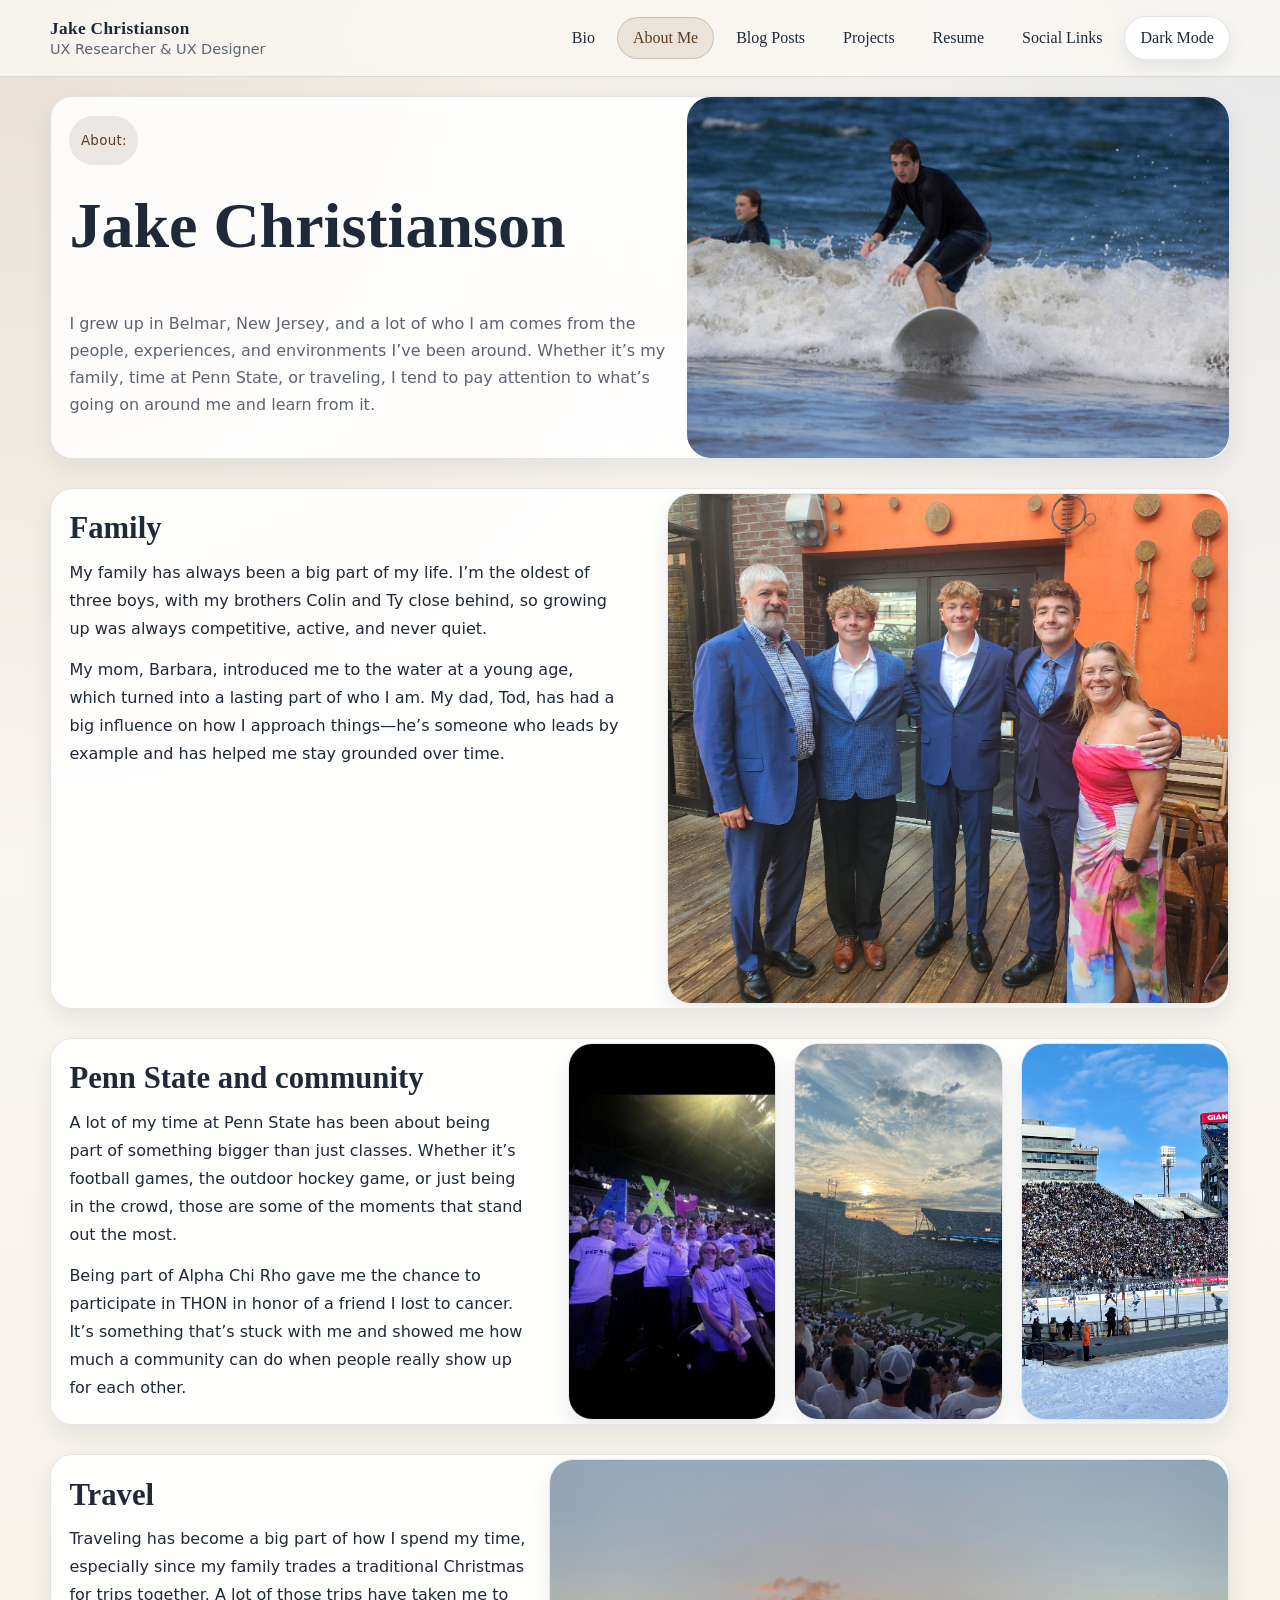
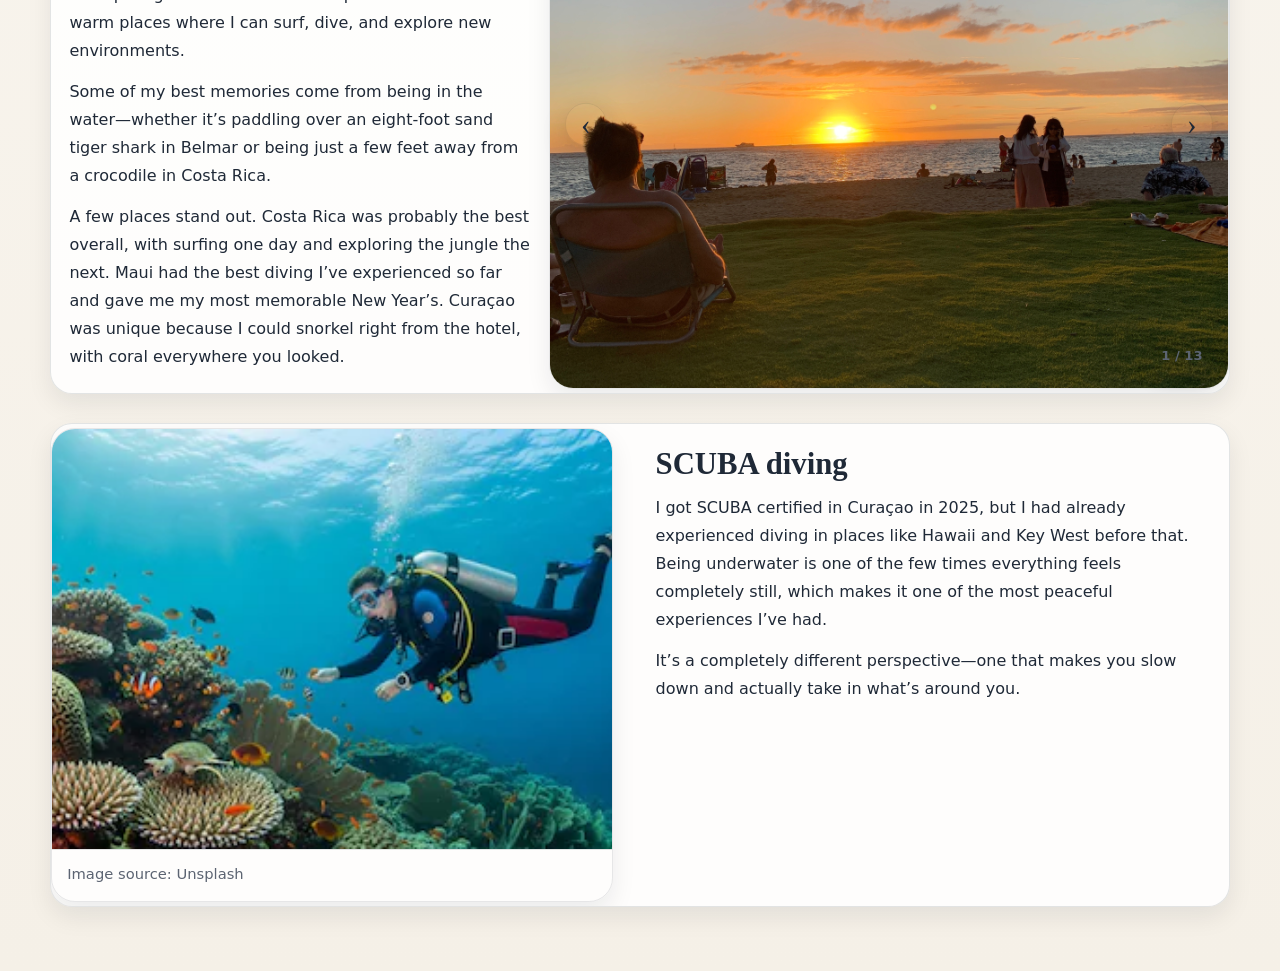
<file: about.html>
<!doctype html>
<html lang="en">
<head>
  <meta charset="utf-8" />
  <meta name="viewport" content="width=device-width, initial-scale=1" />
  <title>Jake Christianson | About Me</title>
  <script>
    (() => {
      try {
        const theme = localStorage.getItem('portfolio-theme');
        if (theme === 'dark' || theme === 'light') {
          document.documentElement.dataset.theme = theme;
        }
      } catch (_error) {}
    })();
    </script>
  <meta name="description" content="About Jake Christianson, a UX researcher and UX designer focused on practical, user-centered portfolio work." />
  <link rel="stylesheet" href="assets/css/styles.css" />



  <script src="assets/js/script.js" defer></script>
</head>
<body>
  <header class="site-header">
    <div class="header-inner">
      <a class="brand" href="index.html" aria-label="Go to home page">
        <strong>Jake Christianson</strong>
        <span>UX Researcher &amp; UX Designer</span>
      </a>
      <button class="nav-toggle" type="button" aria-expanded="false" aria-controls="site-nav" data-nav-toggle>Menu</button>
      <nav id="site-nav" class="nav-links" data-nav-menu>
        <a href="bio.html">Bio</a>
        <a href="about.html" aria-current="page">About Me</a>
        <div class="nav-group">
          <a class="nav-trigger" href="blog.html">Blog Posts</a>
          <div class="nav-dropdown">
            <a href="blog-1.html">Post 1</a>
            <a href="blog-2.html">Post 2</a>
            <a href="blog-3.html">Post 3</a>
          </div>
        </div>
        <div class="nav-group">
          <a class="nav-trigger" href="projects.html">Projects</a>
          <div class="nav-dropdown">
            <a href="dealdash-ai.html">DealDash AI</a>
            <a href="roomeo.html">Roomeo</a>
            <a href="gameflix.html">GameFlix</a>
          </div>
        </div>
        <a href="resume.html">Resume</a>
        <a href="social.html">Social Links</a>
        <button class="theme-toggle" type="button" data-theme-toggle aria-pressed="false">Dark Mode</button>
        <script>
          (() => {
            try {
              const theme = localStorage.getItem('portfolio-theme');
              const button = document.currentScript.previousElementSibling;
              if (!button) {
                return;
              }
              if (theme === 'dark') {
                button.textContent = 'Light Mode';
                button.setAttribute('aria-pressed', 'true');
              } else {
                button.textContent = 'Dark Mode';
                button.setAttribute('aria-pressed', 'false');
              }
            } catch (_error) {}
          })();
        </script>
      </nav>
    </div>
  </header>

  <main class="page site-shell about-page">
    <section class="card about-hero-card">
      <div class="about-hero-copy card-body">
        <span class="bio-kicker">About:</span>
        <h1 class="page-title">Jake Christianson</h1>
        <p class="section-subtitle">
          I grew up in Belmar, New Jersey, and a lot of who I am comes from the people, experiences, and environments I’ve been around. Whether it’s my family, time at Penn State, or traveling, I tend to pay attention to what’s going on around me and learn from it.
        </p>
      </div>
      <figure class="about-hero-photo about-photo-no-caption">
        <img src="assets/images/about/surfing2.JPG" alt="Jake surfing in Hawaii" loading="lazy" decoding="async" />
      </figure>
    </section>

    <section class="card about-row about-row-media">
      <div class="about-copy card-body">
        <h2>Family</h2>
        <p>
          My family has always been a big part of my life. I’m the oldest of three boys, with my brothers Colin and Ty close behind, so growing up was always competitive, active, and never quiet.
        </p>
        <p>
          My mom, Barbara, introduced me to the water at a young age, which turned into a lasting part of who I am. My dad, Tod, has had a big influence on how I approach things—he’s someone who leads by example and has helped me stay grounded over time.
        </p>
      </div>
      <figure class="about-photo about-photo-no-caption">
        <img src="assets/images/about/Christiansonfamilypic.jpg" alt="Jake with his family at a formal event" loading="lazy" decoding="async" />
      </figure>
    </section>

    <section class="card about-row reverse about-row-community">
      <div class="about-copy card-body">
        <h2>Penn State and community</h2>
        <p>
          A lot of my time at Penn State has been about being part of something bigger than just classes. Whether it’s football games, the outdoor hockey game, or just being in the crowd, those are some of the moments that stand out the most.
        </p>
        <p>
          Being part of Alpha Chi Rho gave me the chance to participate in THON in honor of a friend I lost to cancer. It’s something that’s stuck with me and showed me how much a community can do when people really show up for each other.
        </p>
      </div>
      <div class="about-community-stack">
        <figure class="about-photo">
          <img src="assets/images/about/thonaxp.JPG" alt="Alpha Chi Rho at THON" loading="lazy" decoding="async" />
        </figure>
        <figure class="about-photo">
          <img src="assets/images/about/PSUfootballgame.jpeg" alt="Penn State football game" loading="lazy" decoding="async" />
        </figure>
        <figure class="about-photo">
          <img src="assets/images/about/PSUhockeygame.jpeg" alt="Penn State outdoor hockey game" loading="lazy" decoding="async" />
        </figure>
      </div>
    </section>

    <section class="card about-row about-row-media about-row-travel">
      <div class="about-copy card-body">
        <h2>Travel</h2>
        <p>
          Traveling has become a big part of how I spend my time, especially since my family trades a traditional Christmas for trips together. A lot of those trips have taken me to warm places where I can surf, dive, and explore new environments.
        </p>
        <p>
          Some of my best memories come from being in the water—whether it’s paddling over an eight-foot sand tiger shark in Belmar or being just a few feet away from a crocodile in Costa Rica.
        </p>
        <p>
          A few places stand out. Costa Rica was probably the best overall, with surfing one day and exploring the jungle the next. Maui had the best diving I’ve experienced so far and gave me my most memorable New Year’s. Curaçao was unique because I could snorkel right from the hotel, with coral everywhere you looked.
        </p>
      </div>
      <div class="travel-carousel" data-travel-carousel>
        <div class="travel-carousel-frame">
          <img class="is-active" data-carousel-slide src="assets/images/about/hawaii landscape4.JPEG" alt="Hawaii landscape at sunset" loading="lazy" decoding="async" />
          <img data-carousel-slide src="assets/images/about/CostaRica landscape3.jpeg" alt="Costa Rica sunset over the ocean" loading="lazy" decoding="async" hidden />
          <img data-carousel-slide src="assets/images/about/hawaii surfing landscape.JPG" alt="Hawaii surfing beach" loading="lazy" decoding="async" hidden />
          <img data-carousel-slide src="assets/images/about/hawaii landscape2.jpeg" alt="Hawaii shoreline and palms" loading="lazy" decoding="async" hidden />
          <img data-carousel-slide src="assets/images/about/CostaRica landscape4.jpeg" alt="Costa Rica beach at sunset" loading="lazy" decoding="async" hidden />
          <img data-carousel-slide src="assets/images/about/CostaRica landscapecows.jpeg" alt="Cows in a Costa Rica landscape" loading="lazy" decoding="async" hidden />
          <img data-carousel-slide src="assets/images/about/CostaRica landscape.jpeg" alt="Costa Rica sunset near the water" loading="lazy" decoding="async" hidden />
          <img data-carousel-slide src="assets/images/about/CostaRica landscape7.jpeg" alt="Costa Rica ocean and evening sky" loading="lazy" decoding="async" hidden />
          <img data-carousel-slide src="assets/images/about/hawaii landscape.jpeg" alt="Hawaii beach with palm trees" loading="lazy" decoding="async" hidden />
          <img data-carousel-slide src="assets/images/about/CostaRica landscape2.jpeg" alt="Costa Rica beach sunset" loading="lazy" decoding="async" hidden />
          <img data-carousel-slide src="assets/images/about/hawaii landscape3.jpeg" alt="Hawaii coast with blue water" loading="lazy" decoding="async" hidden />
          <img data-carousel-slide src="assets/images/about/CostaRica landscape8.jpeg" alt="Costa Rica ocean horizon at sunset" loading="lazy" decoding="async" hidden />
          <img data-carousel-slide src="assets/images/about/plane landscape.jpeg" alt="View from an airplane over land" loading="lazy" decoding="async" hidden />
        </div>
        <button class="travel-carousel-btn travel-carousel-prev" type="button" data-carousel-prev aria-label="Previous travel image">&lsaquo;</button>
        <button class="travel-carousel-btn travel-carousel-next" type="button" data-carousel-next aria-label="Next travel image">&rsaquo;</button>
        <p class="travel-carousel-count" data-carousel-count>1 / 13</p>
      </div>
    </section>

    <section class="card about-row reverse about-row-media">
      <figure class="about-photo">
        <img src="assets/images/about/s294rong_travel_625x300_21_January_26.webp" alt="Warm beach travel scene" loading="lazy" decoding="async" />
        <figcaption>Image source: Unsplash</figcaption>
      </figure>
      <div class="about-copy card-body">
        <h2>SCUBA diving</h2>
        <p>
          I got SCUBA certified in Curaçao in 2025, but I had already experienced diving in places like Hawaii and Key West before that. Being underwater is one of the few times everything feels completely still, which makes it one of the most peaceful experiences I’ve had.
        </p>
        <p>
          It’s a completely different perspective—one that makes you slow down and actually take in what’s around you.
        </p>
      </div>
    </section>

  </main>
</body>
</html>
</file>
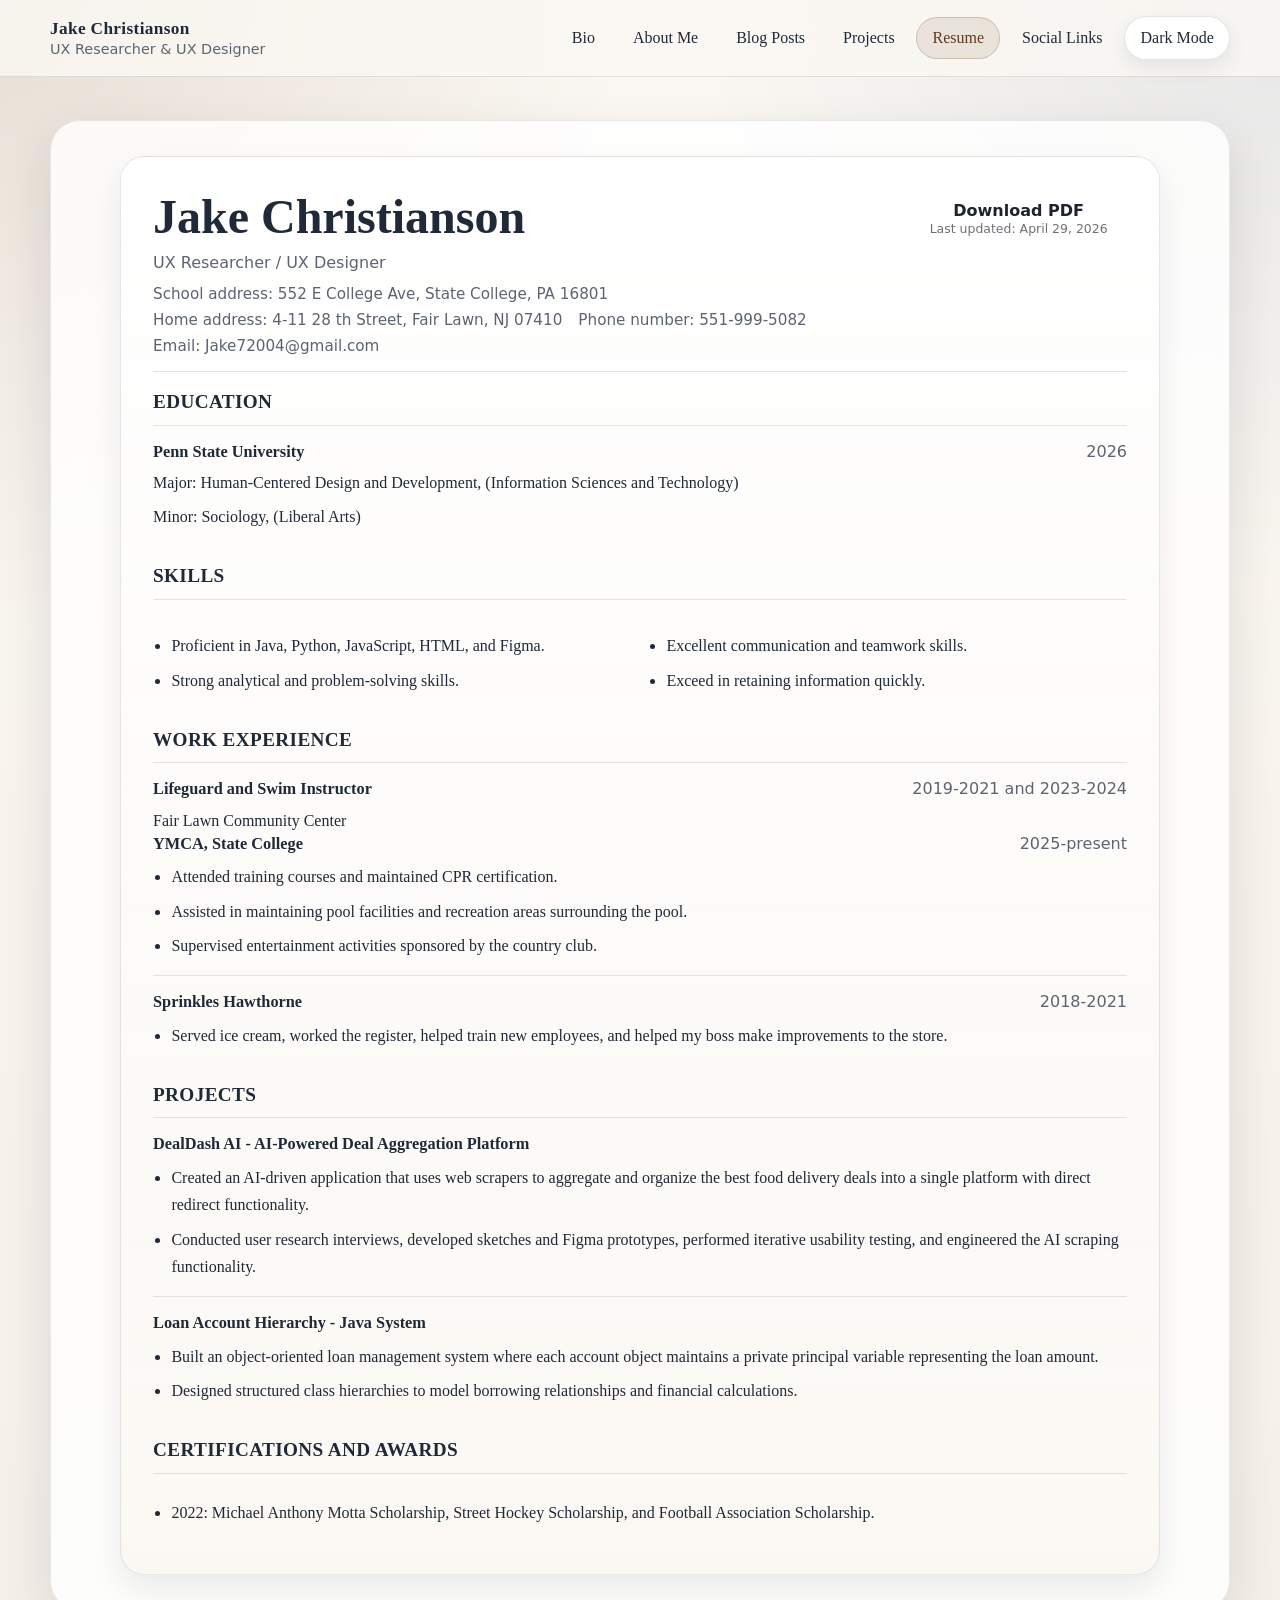
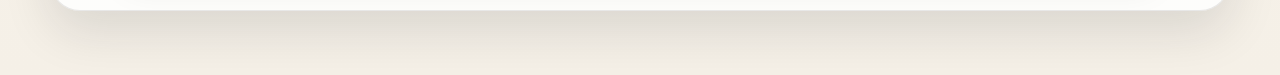
<file: resume.html>
<!doctype html>
<html lang="en">
<head>
  <meta charset="utf-8" />
  <meta name="viewport" content="width=device-width, initial-scale=1" />
  <title>Jake Christianson | Resume</title>
  <script>
    (() => {
      try {
        const theme = localStorage.getItem('portfolio-theme');
        if (theme === 'dark' || theme === 'light') {
          document.documentElement.dataset.theme = theme;
        }
      } catch (_error) {}
    })();
    </script>
  <meta name="description" content="Full resume for Jake Christianson displayed as a web page with a PDF download option." />
  <link rel="stylesheet" href="assets/css/styles.css" />



  <script src="assets/js/script.js" defer></script>
</head>
<body>
  <header class="site-header">
    <div class="header-inner">
      <a class="brand" href="index.html" aria-label="Go to home page">
        <strong>Jake Christianson</strong>
        <span>UX Researcher &amp; UX Designer</span>
      </a>
      <button class="nav-toggle" type="button" aria-expanded="false" aria-controls="site-nav" data-nav-toggle>Menu</button>
      <nav id="site-nav" class="nav-links" data-nav-menu>
        <a href="bio.html">Bio</a>
        <a href="about.html">About Me</a>
        <div class="nav-group">
          <a class="nav-trigger" href="blog.html">Blog Posts</a>
          <div class="nav-dropdown">
            <a href="blog-1.html">Post 1</a>
            <a href="blog-2.html">Post 2</a>
            <a href="blog-3.html">Post 3</a>
          </div>
        </div>
        <div class="nav-group">
          <a class="nav-trigger" href="projects.html">Projects</a>
          <div class="nav-dropdown">
            <a href="dealdash-ai.html">DealDash AI</a>
            <a href="roomeo.html">Roomeo</a>
            <a href="gameflix.html">GameFlix</a>

          </div>
        </div>
        <a href="resume.html" aria-current="page">Resume</a>
        <a href="social.html">Social Links</a>
        <button class="theme-toggle" type="button" data-theme-toggle aria-pressed="false">Dark Mode</button>
        <script>
          (() => {
            try {
              const theme = localStorage.getItem('portfolio-theme');
              const button = document.currentScript.previousElementSibling;
              if (!button) {
                return;
              }
              if (theme === 'dark') {
                button.textContent = 'Light Mode';
                button.setAttribute('aria-pressed', 'true');
              } else {
                button.textContent = 'Dark Mode';
                button.setAttribute('aria-pressed', 'false');
              }
            } catch (_error) {}
          })();
        </script>
      </nav>
    </div>
  </header>

  <main class="page site-shell">
    <section class="section">
      <div class="section-inner">
        <article class="resume-paper">
          <div class="resume-top">
            <div class="resume-title-block">
              <h1>Jake Christianson</h1>
              <p class="resume-subtitle">UX Researcher / UX Designer</p>
              <div class="resume-meta-line">
                <span>School address: 552 E College Ave, State College, PA 16801</span>
                <span>Home address: 4-11 28 th Street, Fair Lawn, NJ 07410</span>
                <span>Phone number: 551-999-5082</span>
                <span>Email: Jake72004@gmail.com</span>
              </div>
            </div>
            <div class="resume-download">
              <a class="button primary resume-download-button" href="assets/files/resume-4-29-2026.pdf" download>
                <span class="button-label">Download PDF</span>
                <span class="button-meta">Last updated: April 29, 2026</span>
              </a>
            </div>
          </div>

          <section class="resume-section">
            <h2>Education</h2>
            <div class="resume-entry">
              <div class="resume-entry-head">
                <strong>Penn State University</strong>
                <span>2026</span>
              </div>
              <p>Major: Human-Centered Design and Development, (Information Sciences and Technology)</p>
              <p>Minor: Sociology, (Liberal Arts)</p>
            </div>
          </section>

          <section class="resume-section">
            <h2>Skills</h2>
            <div class="resume-entry">
              <div class="resume-skill-grid">
                <ul>
                  <li>Proficient in Java, Python, JavaScript, HTML, and Figma.</li>
                  <li>Strong analytical and problem-solving skills.</li>
                </ul>
                <ul>
                  <li>Excellent communication and teamwork skills.</li>
                  <li>Exceed in retaining information quickly.</li>
                </ul>
              </div>
            </div>
          </section>

          <section class="resume-section">
            <h2>Work Experience</h2>
            <div class="resume-entry">
              <div class="resume-entry-head">
                <strong>Lifeguard and Swim Instructor</strong>
                <span>2019-2021 and 2023-2024</span>
              </div>
              <p>Fair Lawn Community Center</p>
              <div class="resume-entry-head">
                <strong>YMCA, State College</strong>
                <span>2025-present</span>
              </div>
              <ul>
                <li>Attended training courses and maintained CPR certification.</li>
                <li>Assisted in maintaining pool facilities and recreation areas surrounding the pool.</li>
                <li>Supervised entertainment activities sponsored by the country club.</li>
              </ul>
            </div>
            <div class="resume-entry">
              <div class="resume-entry-head">
                <strong>Sprinkles Hawthorne</strong>
                <span>2018-2021</span>
              </div>
              <ul>
                <li>Served ice cream, worked the register, helped train new employees, and helped my boss make improvements to the store.</li>
              </ul>
            </div>
          </section>

          <section class="resume-section">
            <h2>Projects</h2>
            <div class="resume-entry">
              <div class="resume-entry-head">
                <strong>DealDash AI - AI-Powered Deal Aggregation Platform</strong>
              </div>
              <ul>
                <li>Created an AI-driven application that uses web scrapers to aggregate and organize the best food delivery deals into a single platform with direct redirect functionality.</li>
                <li>Conducted user research interviews, developed sketches and Figma prototypes, performed iterative usability testing, and engineered the AI scraping functionality.</li>
              </ul>
            </div>
            <div class="resume-entry">
              <div class="resume-entry-head">
                <strong>Loan Account Hierarchy - Java System</strong>
              </div>
              <ul>
                <li>Built an object-oriented loan management system where each account object maintains a private principal variable representing the loan amount.</li>
                <li>Designed structured class hierarchies to model borrowing relationships and financial calculations.</li>
              </ul>
            </div>
          </section>

          <section class="resume-section">
            <h2>Certifications and Awards</h2>
            <div class="resume-entry">
              <ul>
                <li>2022: Michael Anthony Motta Scholarship, Street Hockey Scholarship, and Football Association Scholarship.</li>
              </ul>
            </div>
          </section>
        </article>
      </div>
    </section>
  </main>
</body>
</html>
</file>
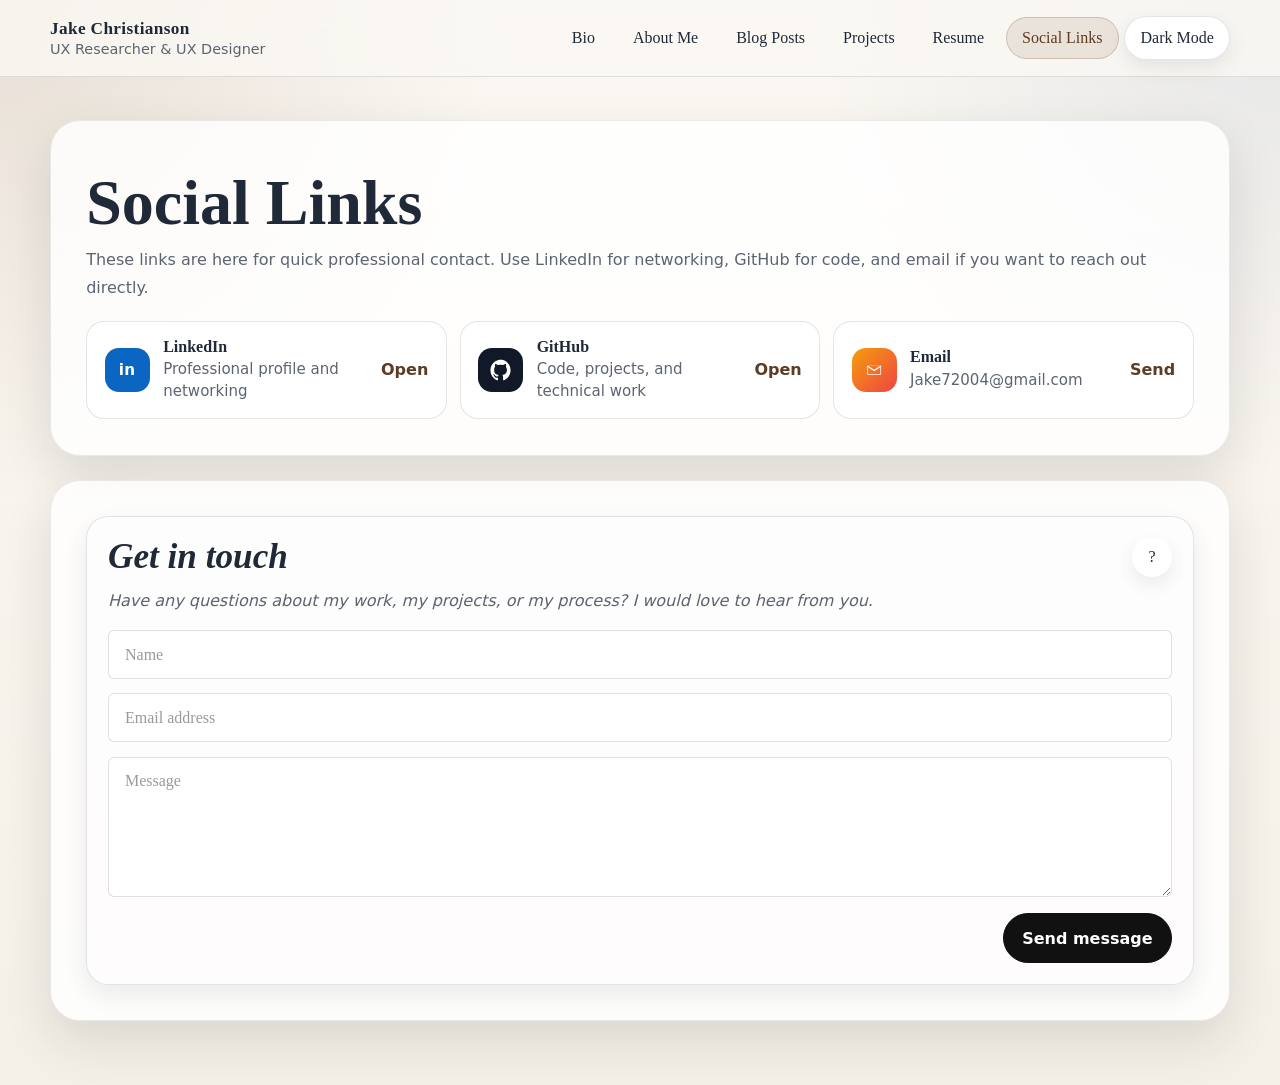
<file: social.html>
<!doctype html>
<html lang="en">
<head>
  <meta charset="utf-8" />
  <meta name="viewport" content="width=device-width, initial-scale=1" />
  <title>Jake Christianson | Social Links</title>
  <script>
    (() => {
      try {
        const theme = localStorage.getItem('portfolio-theme');
        if (theme === 'dark' || theme === 'light') {
          document.documentElement.dataset.theme = theme;
        }
      } catch (_error) {}
    })();
    </script>
  <meta name="description" content="Professional social links for Jake Christianson." />
  <link rel="stylesheet" href="assets/css/styles.css" />



  <script src="assets/js/script.js" defer></script>
</head>
<body>
  <header class="site-header">
    <div class="header-inner">
      <a class="brand" href="index.html" aria-label="Go to home page">
        <strong>Jake Christianson</strong>
        <span>UX Researcher &amp; UX Designer</span>
      </a>
      <button class="nav-toggle" type="button" aria-expanded="false" aria-controls="site-nav" data-nav-toggle>Menu</button>
      <nav id="site-nav" class="nav-links" data-nav-menu>
        <a href="bio.html">Bio</a>
        <a href="about.html">About Me</a>
        <div class="nav-group">
          <a class="nav-trigger" href="blog.html">Blog Posts</a>
          <div class="nav-dropdown">
            <a href="blog-1.html">Post 1</a>
            <a href="blog-2.html">Post 2</a>
            <a href="blog-3.html">Post 3</a>
          </div>
        </div>
        <div class="nav-group">
          <a class="nav-trigger" href="projects.html">Projects</a>
          <div class="nav-dropdown">
            <a href="dealdash-ai.html">DealDash AI</a>
            <a href="roomeo.html">Roomeo</a>
            <a href="gameflix.html">GameFlix</a>
          </div>
        </div>
        <a href="resume.html">Resume</a>
        <a href="social.html" aria-current="page">Social Links</a>
        <button class="theme-toggle" type="button" data-theme-toggle aria-pressed="false">Dark Mode</button>
        <script>
          (() => {
            try {
              const theme = localStorage.getItem('portfolio-theme');
              const button = document.currentScript.previousElementSibling;
              if (!button) {
                return;
              }
              if (theme === 'dark') {
                button.textContent = 'Light Mode';
                button.setAttribute('aria-pressed', 'true');
              } else {
                button.textContent = 'Dark Mode';
                button.setAttribute('aria-pressed', 'false');
              }
            } catch (_error) {}
          })();
        </script>
      </nav>
    </div>
  </header>

  <main class="page site-shell">
    <section class="section">
      <div class="section-inner">
        <h1 class="page-title">Social Links</h1>
        <p class="section-subtitle">
          These links are here for quick professional contact. Use LinkedIn for networking, GitHub for code, and email if you want to reach out directly.
        </p>
        <div class="social-row">
          <a class="social-pill social-pill-linkedin" href="https://www.linkedin.com/public-profile/settings?trk=d_flagship3_profile_self_view_public_profile" target="_blank" rel="noreferrer">
            <span class="social-pill-leading">
              <span class="social-pill-icon" aria-hidden="true">in</span>
              <span class="social-pill-copy">
                <strong>LinkedIn</strong>
                <span>Professional profile and networking</span>
              </span>
            </span>
            <span class="social-pill-action">Open</span>
          </a>
          <a class="social-pill social-pill-github" href="https://github.com/jake364" target="_blank" rel="noreferrer">
            <span class="social-pill-leading">
              <span class="social-pill-icon social-pill-icon-image" aria-hidden="true">
                <img src="assets/images/social/github-invertocat-logo.svg" alt="" />
              </span>
              <span class="social-pill-copy">
                <strong>GitHub</strong>
                <span>Code, projects, and technical work</span>
              </span>
            </span>
            <span class="social-pill-action">Open</span>
          </a>
          <a class="social-pill social-pill-email" href="mailto:Jake72004@gmail.com">
            <span class="social-pill-leading">
              <span class="social-pill-icon" aria-hidden="true">
                <svg viewBox="0 0 24 24" role="presentation" focusable="false">
                  <path d="M4 6h16a1 1 0 0 1 1 1v10a1 1 0 0 1-1 1H4a1 1 0 0 1-1-1V7a1 1 0 0 1 1-1zm0 2.2V17h16V8.2l-8 5.2-8-5.2zm8 3.2 8-5.2H4l8 5.2z" fill="currentColor" />
                </svg>
              </span>
              <span class="social-pill-copy">
                <strong>Email</strong>
                <span>Jake72004@gmail.com</span>
              </span>
            </span>
            <span class="social-pill-action">Send</span>
          </a>
        </div>
      </div>
    </section>

    <section class="section">
      <div class="section-inner">
        <article class="card contact-card">
          <div class="contact-card-top">
            <div>
              <h2>Get in touch</h2>
              <p>Have any questions about my work, my projects, or my process? I would love to hear from you.</p>
            </div>
            <div class="contact-mark" aria-hidden="true">?</div>
          </div>
          <div class="contact-success" data-contact-success hidden>
            <strong data-contact-success-title></strong>
            <span data-contact-success-body></span>
          </div>
          <div class="contact-feedback" data-contact-feedback aria-live="polite"></div>
          <div class="confetti-layer" data-confetti-layer aria-hidden="true"></div>
          <form class="contact-form" data-contact-form action="https://formspree.io/f/xlgazrgr" method="POST">
            <label class="sr-only" for="contact-name">Name</label>
            <input id="contact-name" name="name" type="text" placeholder="Name" required />

            <label class="sr-only" for="contact-email">Email address</label>
            <input id="contact-email" name="email" type="email" placeholder="Email address" required />

            <label class="sr-only" for="contact-message">Message</label>
            <textarea id="contact-message" name="message" rows="5" placeholder="Message" required></textarea>

            <div class="contact-actions">
              <button class="button primary" type="submit" data-contact-submit>Send message</button>
            </div>
          </form>
        </article>
      </div>
    </section>
  </main>
</body>
</html>
</file>
<file: assets/css/styles.css>
:root {
  --bg: #f5f0e7;
  --bg-alt: #fbf8f3;
  --panel: rgba(255, 255, 255, 0.82);
  --panel-strong: #ffffff;
  --text: #1f2937;
  --muted: #5c6472;
  --line: rgba(31, 41, 55, 0.12);
  --accent: #7a5230;
  --accent-strong: #5c3c24;
  --accent-soft: rgba(122, 82, 48, 0.12);
  --shadow: 0 20px 50px rgba(25, 28, 34, 0.12);
  --radius-xl: 30px;
  --radius-lg: 22px;
  --radius-md: 16px;
  --max: 1180px;
}

html[data-theme="dark"] {
  --bg: #0e1218;
  --bg-alt: #121822;
  --panel: rgba(20, 25, 34, 0.82);
  --panel-strong: #151b24;
  --text: #eef2f7;
  --muted: #b7c0ce;
  --line: rgba(255, 255, 255, 0.10);
  --accent: #d3a270;
  --accent-strong: #f0c59a;
  --accent-soft: rgba(211, 162, 112, 0.16);
  --shadow: 0 24px 60px rgba(0, 0, 0, 0.38);
}

* {
  box-sizing: border-box;
}

html {
  scroll-behavior: smooth;
}

body {
  margin: 0;
  min-height: 100vh;
  color: var(--text);
  background:
    radial-gradient(circle at top left, rgba(122, 82, 48, 0.15), transparent 30%),
    radial-gradient(circle at top right, rgba(52, 82, 130, 0.10), transparent 28%),
    linear-gradient(180deg, var(--bg-alt), var(--bg));
  font-family: Georgia, "Times New Roman", serif;
}

a {
  color: var(--accent-strong);
  text-decoration-thickness: 1.5px;
  text-underline-offset: 2px;
}

a:hover {
  color: var(--accent);
}

img,
video,
iframe {
  display: block;
  max-width: 100%;
}

button,
input,
textarea,
select {
  font: inherit;
}

.sr-only {
  position: absolute;
  width: 1px;
  height: 1px;
  padding: 0;
  margin: -1px;
  overflow: hidden;
  clip: rect(0, 0, 0, 0);
  white-space: nowrap;
  border: 0;
}

.site-shell {
  width: min(var(--max), calc(100% - 32px));
  margin: 0 auto;
}

.site-header {
  position: sticky;
  top: 0;
  z-index: 40;
  backdrop-filter: blur(20px);
  background: color-mix(in srgb, var(--bg-alt) 82%, transparent);
  border-bottom: 1px solid var(--line);
}

.header-inner {
  width: min(var(--max), calc(100% - 32px));
  margin: 0 auto;
  min-height: 76px;
  display: flex;
  align-items: center;
  gap: 0.85rem;
}

.brand {
  display: grid;
  gap: 0.12rem;
  text-decoration: none;
  color: var(--text);
  min-width: max-content;
}

.brand strong {
  font-size: 1.08rem;
  letter-spacing: 0.02em;
}

.brand span {
  color: var(--muted);
  font-family: system-ui, -apple-system, BlinkMacSystemFont, "Segoe UI", sans-serif;
  font-size: 0.9rem;
}

.nav-toggle,
.theme-toggle {
  border: 1px solid var(--line);
  background: var(--panel-strong);
  color: var(--text);
  border-radius: 999px;
  padding: 0.72rem 0.95rem;
  cursor: pointer;
  box-shadow: 0 8px 20px rgba(15, 18, 22, 0.08);
  transition: transform 160ms ease, background 160ms ease, border-color 160ms ease;
}

.nav-toggle:hover,
.theme-toggle:hover {
  transform: translateY(-1px);
}

.nav-toggle {
  display: none;
}

.nav-links {
  margin-left: auto;
  display: flex;
  align-items: center;
  align-self: stretch;
  flex-wrap: nowrap;
  gap: 0.35rem;
  overflow: visible;
}

.nav-links > a,
.nav-links .nav-trigger {
  display: inline-flex;
  align-items: center;
  white-space: nowrap;
  color: var(--text);
  text-decoration: none;
  border: 1px solid transparent;
  border-radius: 999px;
  padding: 0.72rem 0.95rem;
  background: transparent;
  cursor: pointer;
  line-height: 1;
}

.nav-links > a:hover,
.nav-links .nav-trigger:hover,
.nav-links > a[aria-current="page"] {
  background: var(--accent-soft);
  border-color: color-mix(in srgb, var(--accent) 25%, transparent);
  color: var(--accent-strong);
}

.nav-group {
  position: relative;
  display: inline-flex;
  align-items: center;
}

.nav-group::after {
  content: "";
  position: absolute;
  left: 0;
  right: 0;
  top: 100%;
  height: 0.62rem;
}

.nav-dropdown {
  position: absolute;
  left: 0;
  top: calc(100% + 0.28rem);
  display: none;
  min-width: 156px;
  padding: 0.35rem;
  border: 1px solid var(--line);
  border-radius: 14px;
  background: var(--panel-strong);
  box-shadow: var(--shadow);
  z-index: 20;
}

.nav-group:hover .nav-dropdown,
.nav-group:focus-within .nav-dropdown {
  display: grid;
  gap: 0.2rem;
}

.nav-dropdown a {
  display: block;
  text-decoration: none;
  color: var(--text);
  padding: 0.45rem 0.55rem;
  border-radius: 10px;
  white-space: nowrap;
  line-height: 1.1;
}

.nav-dropdown a:hover {
  background: var(--accent-soft);
  color: var(--accent-strong);
}

.page {
  padding: 1.2rem 0 4rem;
}

.hero {
  position: relative;
  min-height: 72vh;
  border-radius: var(--radius-xl);
  overflow: hidden;
  box-shadow: var(--shadow);
  display: grid;
  align-items: end;
  background:
    linear-gradient(135deg, rgba(12, 18, 25, 0.78), rgba(12, 18, 25, 0.30)),
    var(--hero-image) center/cover no-repeat;
}

.hero::after {
  content: "";
  position: absolute;
  inset: auto 0 0;
  height: 26%;
  background: linear-gradient(180deg, transparent, rgba(8, 10, 14, 0.88));
}

.hero-content {
  position: relative;
  z-index: 1;
  color: #fff;
  width: min(760px, 100%);
  padding: clamp(1.5rem, 4vw, 3.8rem);
}

.eyebrow {
  display: inline-flex;
  align-items: center;
  gap: 0.45rem;
  padding: 0.44rem 0.8rem;
  border-radius: 999px;
  background: rgba(255, 255, 255, 0.12);
  border: 1px solid rgba(255, 255, 255, 0.16);
  font-family: system-ui, -apple-system, BlinkMacSystemFont, "Segoe UI", sans-serif;
  font-size: 0.82rem;
  letter-spacing: 0.04em;
  text-transform: uppercase;
}

.hero h1,
.page-title {
  margin: 0.95rem 0 0.75rem;
  font-size: clamp(2.4rem, 5vw, 4.8rem);
  line-height: 0.98;
}

.hero p,
.lede {
  margin: 0;
  color: rgba(255, 255, 255, 0.92);
  font-family: system-ui, -apple-system, BlinkMacSystemFont, "Segoe UI", sans-serif;
  font-size: 1.05rem;
  line-height: 1.72;
}

.hero-actions {
  display: flex;
  flex-wrap: wrap;
  gap: 0.7rem;
  margin-top: 1.5rem;
}

.button {
  display: inline-flex;
  align-items: center;
  justify-content: center;
  gap: 0.4rem;
  border-radius: 999px;
  padding: 0.9rem 1.15rem;
  text-decoration: none;
  font-family: system-ui, -apple-system, BlinkMacSystemFont, "Segoe UI", sans-serif;
  font-weight: 650;
  border: 1px solid transparent;
}

.button.primary {
  background: #fff;
  color: #1e232d;
}

.button.primary:hover {
  background: #f2ece3;
}

.button.secondary {
  background: rgba(255, 255, 255, 0.08);
  border-color: rgba(255, 255, 255, 0.2);
  color: #fff;
}

.button.secondary:hover {
  background: rgba(255, 255, 255, 0.16);
}

.caption-bar {
  position: relative;
  z-index: 1;
  padding: 0 1.5rem 1.5rem;
  color: rgba(255, 255, 255, 0.76);
  font-family: system-ui, -apple-system, BlinkMacSystemFont, "Segoe UI", sans-serif;
  font-size: 0.9rem;
}

.caption-bar a {
  color: #fff;
}

.intro-hero {
  position: relative;
  min-height: min(760px, calc(100vh - 110px));
  display: grid;
  grid-template-columns: minmax(0, 1.04fr) minmax(340px, 0.96fr);
  align-items: center;
  gap: clamp(1.1rem, 4vw, 4rem);
  padding: clamp(1.2rem, 4vw, 4rem);
  background:
    radial-gradient(circle at 26% 22%, rgba(15, 118, 110, 0.18), transparent 32%),
    radial-gradient(circle at 78% 14%, rgba(43, 95, 138, 0.16), transparent 30%),
    linear-gradient(135deg, color-mix(in srgb, var(--panel-strong) 88%, transparent), color-mix(in srgb, var(--bg-alt) 70%, #dbeafe));
  border: 1px solid color-mix(in srgb, var(--line) 82%, transparent);
  align-items: center;
  overflow: hidden;
}

.intro-hero::after {
  display: none;
}

.intro-hero::before {
  display: none;
}

.intro-hero-stage {
  position: relative;
  z-index: 2;
  display: grid;
  place-items: center;
  min-height: clamp(360px, 52vw, 610px);
  isolation: isolate;
}

.intro-hero-stage::before {
  content: "";
  position: absolute;
  width: min(86%, 560px);
  aspect-ratio: 1;
  border-radius: 50%;
  background:
    linear-gradient(145deg, rgba(255, 255, 255, 0.74), rgba(255, 255, 255, 0.16)),
    radial-gradient(circle at 38% 30%, rgba(15, 118, 110, 0.13), transparent 36%);
  border: 1px solid color-mix(in srgb, var(--line) 72%, transparent);
  box-shadow: inset 0 1px 0 rgba(255, 255, 255, 0.7), 0 28px 70px rgba(20, 28, 40, 0.11);
  transform: scale(0.92);
  opacity: 0;
  animation: portrait-halo 900ms cubic-bezier(0.2, 0.8, 0.2, 1) 120ms forwards;
  z-index: -1;
}

.portrait-draw {
  width: min(100%, 620px);
  filter: drop-shadow(0 24px 36px rgba(17, 24, 39, 0.12));
}

.intro-headshot {
  position: absolute;
  z-index: 3;
  width: min(72%, 420px);
  aspect-ratio: 1;
  border-radius: 50%;
  overflow: hidden;
  opacity: 0;
  transform: translateY(16px) scale(0.9);
  border: 1px solid rgba(255, 255, 255, 0.74);
  box-shadow:
    0 24px 55px rgba(17, 24, 39, 0.22),
    inset 0 0 0 1px rgba(255, 255, 255, 0.42);
  animation: headshot-reveal 780ms cubic-bezier(0.16, 1, 0.3, 1) 2050ms forwards;
}

.intro-headshot img {
  width: 100%;
  height: 100%;
  display: block;
  object-fit: cover;
  object-position: center 35%;
}

.camera-flash {
  position: absolute;
  left: 50%;
  top: 39%;
  width: min(160%, 940px);
  aspect-ratio: 1;
  z-index: 4;
  pointer-events: none;
  opacity: 0;
  transform: translate(-50%, -50%) scale(0.4) rotate(-8deg);
  mix-blend-mode: screen;
  animation: camera-flash-pop 560ms ease 2000ms forwards;
}

.flash-core,
.flash-ray {
  position: absolute;
  left: 50%;
  top: 50%;
  transform: translate(-50%, -50%);
  pointer-events: none;
}

.flash-core {
  width: 28%;
  aspect-ratio: 1;
  border-radius: 50%;
  background: #fff;
  box-shadow:
    0 0 18px rgba(255, 255, 255, 0.95),
    0 0 54px rgba(255, 255, 255, 0.74),
    0 0 92px rgba(255, 255, 255, 0.46);
}

.flash-ray {
  width: 100%;
  height: 9%;
  border-radius: 999px;
  background: linear-gradient(90deg, transparent, rgba(255, 255, 255, 0.98), transparent);
  filter: blur(0.4px);
}

.flash-ray-vertical {
  transform: translate(-50%, -50%) rotate(90deg);
}

.flash-ray-diagonal-a {
  transform: translate(-50%, -50%) rotate(45deg);
}

.flash-ray-diagonal-b {
  transform: translate(-50%, -50%) rotate(-45deg);
}

.person-icon {
  opacity: 1;
  transform-origin: center;
  transform: none;
  animation: none;
}

.person-silhouette {
  fill: color-mix(in srgb, #9aa1a1 86%, var(--text));
  opacity: 0;
  animation: person-fill-in 340ms ease 2000ms forwards;
}

.person-hair {
  fill: color-mix(in srgb, #8e9696 88%, var(--text));
  opacity: 0;
  animation: person-hair-in 340ms ease 2000ms forwards;
}

.person-detail {
  fill: none;
  stroke: color-mix(in srgb, #7f8989 72%, transparent);
  stroke-width: 6;
  stroke-linecap: round;
  stroke-linejoin: round;
  opacity: 0;
  animation: person-detail-in 340ms ease 2000ms forwards;
}

.snake-line.avatar-draw {
  stroke-width: 7;
  stroke-linecap: round;
  opacity: 0.92;
  animation-duration: 3900ms;
}

.snake-line,
.snapshot-corner,
.focus-line {
  fill: none;
  stroke: url("#portrait-line");
  stroke-linecap: round;
  stroke-linejoin: round;
  stroke-dasharray: 1300;
  stroke-dashoffset: 1300;
}

.snake-line {
  stroke-width: 22;
  stroke-linecap: butt;
  opacity: 0.96;
  animation: snake-draw 2600ms cubic-bezier(0.22, 1, 0.36, 1) forwards;
}

.snapshot-corner {
  stroke-width: 8;
  opacity: 0;
  animation:
    snapshot-corner-draw 720ms cubic-bezier(0.22, 1, 0.36, 1) forwards,
    snapshot-corner-fade 420ms ease forwards;
}

.snapshot-corner-tl { animation-delay: 1500ms, 1500ms; }
.snapshot-corner-tr { animation-delay: 1550ms, 1550ms; }
.snapshot-corner-br { animation-delay: 1600ms, 1600ms; }
.snapshot-corner-bl { animation-delay: 1650ms, 1650ms; }

.focus-line {
  stroke-width: 7;
  opacity: 0;
  animation:
    snapshot-corner-draw 820ms cubic-bezier(0.22, 1, 0.36, 1) forwards,
    snapshot-corner-fade 420ms ease forwards;
}

.focus-line-right,
.focus-line-left {
  animation-delay: 1600ms, 1600ms;
}

.morph-cloud {
  transform-origin: center;
  animation: morph-cloud-settle 1900ms cubic-bezier(0.2, 0.9, 0.18, 1) forwards;
}

.morph-stroke {
  fill: none;
  stroke: url("#portrait-line");
  stroke-width: 6;
  stroke-linecap: round;
  stroke-linejoin: round;
  stroke-dasharray: 1250;
  stroke-dashoffset: 1250;
  opacity: 0.2;
  animation:
    sketch-line 1250ms cubic-bezier(0.22, 1, 0.36, 1) forwards,
    morph-stroke-fade 1600ms ease 560ms forwards;
}

.morph-stroke-1 { animation-delay: 0ms, 560ms; }
.morph-stroke-2 { animation-delay: 120ms, 650ms; }
.morph-stroke-3 { animation-delay: 220ms, 720ms; }
.morph-stroke-4 { animation-delay: 320ms, 790ms; }

.morph-silhouette {
  fill: color-mix(in srgb, var(--accent-soft) 72%, transparent);
  opacity: 0;
  transform-box: fill-box;
  transform-origin: center;
  transform: scale(1.08) translateY(12px);
  animation: silhouette-morph 1150ms cubic-bezier(0.16, 1, 0.3, 1) 720ms forwards;
}

.hair-fill {
  fill: color-mix(in srgb, #1f6f8f 28%, transparent);
  opacity: 0;
  transform-box: fill-box;
  transform-origin: center;
  transform: translateY(8px) scale(0.98);
  animation: hair-fill-in 520ms ease 1130ms forwards;
}

.draw-line {
  fill: none;
  stroke: url("#portrait-line");
  stroke-width: 9;
  stroke-linecap: round;
  stroke-linejoin: round;
  stroke-dasharray: 1200;
  stroke-dashoffset: 1200;
  opacity: 0.96;
  animation: sketch-line 1800ms cubic-bezier(0.22, 1, 0.36, 1) forwards;
}

.draw-line-1 { animation-delay: 920ms; }
.draw-line-2 { animation-delay: 1040ms; }
.draw-line-3 { animation-delay: 1190ms; }
.draw-line-4 { animation-delay: 1320ms; }
.draw-line-5 { animation-delay: 1450ms; }
.draw-line-6 { animation-delay: 1560ms; }
.draw-line-7 { animation-delay: 1660ms; }
.draw-line-8 { animation-delay: 1760ms; }
.draw-line-9 { animation-delay: 1860ms; }
.draw-line-10,
.draw-line-11,
.draw-line-12,
.draw-line-13 {
  stroke-width: 7;
  animation-delay: 1950ms;
}

.draw-line-4 {
  stroke-width: 8;
}

.face-dot {
  fill: url("#portrait-line");
  opacity: 0;
  transform-box: fill-box;
  transform-origin: center;
  transform: scale(0.72);
  animation: face-dot-in 420ms ease 1320ms forwards;
}

.face-dot-right {
  animation-delay: 1380ms;
}

.draw-fill {
  fill: url("#portrait-fill");
  display: none;
  opacity: 0;
  transform-origin: center;
  transform: translateY(10px);
  animation: portrait-fill-in 820ms ease 2300ms forwards;
}

.intro-orbit {
  position: absolute;
  z-index: 2;
  opacity: 0;
  transform: translate3d(0, 14px, 0) scale(0.96);
  animation: orbit-card-in 760ms ease forwards;
}

.intro-orbit span {
  display: inline-flex;
  align-items: center;
  justify-content: center;
  min-width: 106px;
  min-height: 42px;
  padding: 0.56rem 0.88rem;
  border-radius: 999px;
  border: 1px solid color-mix(in srgb, var(--line) 70%, transparent);
  background: color-mix(in srgb, var(--panel-strong) 82%, transparent);
  color: var(--text);
  box-shadow: 0 12px 28px rgba(17, 24, 39, 0.1);
  font-family: system-ui, -apple-system, BlinkMacSystemFont, "Segoe UI", sans-serif;
  font-size: 0.92rem;
  font-weight: 700;
}

.intro-orbit-research {
  left: 6%;
  top: 21%;
  animation-delay: 2620ms;
}

.intro-orbit-design {
  right: 4%;
  top: 36%;
  animation-delay: 2770ms;
}

.intro-orbit-code {
  left: 16%;
  bottom: 14%;
  animation-delay: 2920ms;
}

.intro-hero-copy {
  position: relative;
  z-index: 4;
  max-width: 610px;
  min-width: 0;
  opacity: 0;
  transform: translateY(18px);
  animation: hero-copy-in 560ms ease 520ms forwards;
}

.intro-hero-copy::before {
  content: "";
  position: absolute;
  inset: -1rem -1.2rem;
  z-index: -1;
  pointer-events: none;
  border-radius: 32px;
  background: radial-gradient(ellipse at 44% 50%, rgba(255, 255, 255, 0.78), rgba(255, 255, 255, 0.44) 46%, transparent 74%);
  filter: blur(8px);
  opacity: 0;
  animation: hero-copy-glow-in 850ms ease 2850ms forwards;
}

.intro-kicker {
  width: fit-content;
  margin: 0 0 1rem;
  padding: 0.42rem 0.72rem;
  border-radius: 999px;
  color: #0f766e;
  background: rgba(15, 118, 110, 0.11);
  border: 1px solid rgba(15, 118, 110, 0.2);
  font-family: system-ui, -apple-system, BlinkMacSystemFont, "Segoe UI", sans-serif;
  font-size: 0.82rem;
  font-weight: 800;
  letter-spacing: 0.04em;
  text-transform: uppercase;
}

.intro-hero h1 {
  margin: 0 0 0.75rem;
  color: var(--text);
  font-size: clamp(3rem, 5vw, 4.45rem);
  line-height: 0.98;
  overflow-wrap: break-word;
  text-shadow: 0 1px 18px rgba(255, 255, 255, 0.36);
}

.intro-hero p {
  color: var(--muted);
}

.intro-hero .button.primary {
  background: #111827;
  color: #fff;
}

.intro-hero .button.primary:hover {
  background: #263244;
}

.intro-hero .button.secondary {
  background: color-mix(in srgb, var(--panel-strong) 72%, transparent);
  border-color: var(--line);
  color: var(--text);
}

.intro-hero .button.secondary:hover {
  background: var(--accent-soft);
  color: var(--accent-strong);
}

html[data-theme="dark"] .intro-hero {
  background:
    radial-gradient(circle at 26% 22%, rgba(20, 184, 166, 0.16), transparent 32%),
    radial-gradient(circle at 78% 14%, rgba(96, 165, 250, 0.13), transparent 30%),
    linear-gradient(135deg, color-mix(in srgb, var(--panel-strong) 90%, #111827), color-mix(in srgb, var(--bg-alt) 82%, #0f172a));
}

html[data-theme="dark"] .intro-hero::after {
  display: none;
}

html[data-theme="dark"] .intro-hero::before {
  display: none;
}

html[data-theme="dark"] .intro-kicker {
  color: #5eead4;
  background: rgba(45, 212, 191, 0.1);
  border-color: rgba(45, 212, 191, 0.18);
}

html[data-theme="dark"] .intro-hero-copy::before {
  background: radial-gradient(ellipse at 44% 50%, rgba(6, 9, 20, 0.7), rgba(6, 9, 20, 0.38) 48%, transparent 74%);
}

html[data-theme="dark"] .intro-hero h1 {
  text-shadow: 0 1px 22px rgba(0, 0, 0, 0.38);
}

@keyframes sketch-line {
  from {
    stroke-dashoffset: 1200;
  }
  to {
    stroke-dashoffset: 0;
  }
}

@keyframes snake-draw {
  to {
    stroke-dashoffset: 0;
  }
}

@keyframes person-silhouette-in {
  0% {
    opacity: 0;
    transform: translateY(10px) scale(0.96);
  }
  100% {
    opacity: 1;
    transform: translateY(0) scale(1);
  }
}

@keyframes person-fill-in {
  to {
    opacity: 0.94;
  }
}

@keyframes person-hair-in {
  to {
    opacity: 0.48;
  }
}

@keyframes person-detail-in {
  to {
    opacity: 0.32;
  }
}

@keyframes camera-flash-pop {
  0% {
    opacity: 0;
    transform: translate(-50%, -50%) scale(0.35) rotate(-8deg);
  }
  16% {
    opacity: 1;
    transform: translate(-50%, -50%) scale(1.08) rotate(-8deg);
  }
  42% {
    opacity: 0.62;
    transform: translate(-50%, -50%) scale(1.02) rotate(-8deg);
  }
  100% {
    opacity: 0;
    transform: translate(-50%, -50%) scale(1.18) rotate(-8deg);
  }
}

@keyframes roku-bg-in {
  to {
    opacity: 1;
  }
}

@keyframes headshot-reveal {
  0% {
    opacity: 0;
    transform: translateY(16px) scale(0.9);
    clip-path: circle(8% at 50% 45%);
  }
  42% {
    opacity: 1;
  }
  100% {
    opacity: 1;
    transform: translateY(0) scale(1);
    clip-path: circle(75% at 50% 50%);
  }
}

@keyframes snapshot-corner-draw {
  to {
    stroke-dashoffset: 0;
  }
}

@keyframes snapshot-corner-fade {
  to {
    opacity: 1;
  }
}

@keyframes morph-cloud-settle {
  0% {
    opacity: 1;
    transform: scale(1.08) rotate(-5deg) translateY(16px);
  }
  58% {
    opacity: 0.68;
  }
  100% {
    opacity: 0;
    transform: scale(0.72) rotate(0deg) translateY(86px);
  }
}

@keyframes morph-stroke-fade {
  0% {
    opacity: 0.34;
    stroke-width: 6;
  }
  52% {
    opacity: 0.24;
  }
  100% {
    opacity: 0;
    stroke-width: 2;
  }
}

@keyframes silhouette-morph {
  0% {
    opacity: 0;
    transform: scale(1.08) translateY(12px);
  }
  44% {
    opacity: 0.55;
  }
  100% {
    opacity: 0.18;
    transform: scale(1) translateY(0);
  }
}

@keyframes hair-fill-in {
  to {
    opacity: 0.4;
    transform: translateY(0) scale(1);
  }
}

@keyframes face-dot-in {
  to {
    opacity: 1;
    transform: scale(1);
  }
}

@keyframes portrait-halo {
  to {
    opacity: 1;
    transform: scale(1);
  }
}

@keyframes portrait-fill-in {
  to {
    opacity: 1;
    transform: translateY(0);
  }
}

@keyframes orbit-card-in {
  to {
    opacity: 1;
    transform: translate3d(0, 0, 0) scale(1);
  }
}

@keyframes hero-copy-in {
  to {
    opacity: 1;
    transform: translateY(0);
  }
}

@keyframes hero-copy-glow-in {
  to {
    opacity: 1;
  }
}

.section {
  margin-top: 1.5rem;
  background: var(--panel);
  border: 1px solid color-mix(in srgb, var(--line) 82%, transparent);
  border-radius: var(--radius-xl);
  box-shadow: var(--shadow);
  overflow: hidden;
}

.section-inner {
  padding: clamp(1.25rem, 2.8vw, 2.2rem);
}

.section-title {
  margin: 0 0 0.6rem;
  font-size: clamp(1.5rem, 3vw, 2.2rem);
}

.section-subtitle {
  margin: 0 0 1.2rem;
  color: var(--muted);
  font-family: system-ui, -apple-system, BlinkMacSystemFont, "Segoe UI", sans-serif;
  line-height: 1.72;
}

.grid {
  display: grid;
  gap: 1rem;
}

.grid.two {
  grid-template-columns: repeat(2, minmax(0, 1fr));
}

.grid.three {
  grid-template-columns: repeat(3, minmax(0, 1fr));
}

.card {
  background: color-mix(in srgb, var(--panel-strong) 86%, transparent);
  border: 1px solid var(--line);
  border-radius: var(--radius-lg);
  overflow: hidden;
  box-shadow: 0 10px 24px rgba(16, 24, 32, 0.08);
}

.project-card {
  position: relative;
  transition: transform 160ms ease, box-shadow 160ms ease;
  cursor: pointer;
  display: flex;
  flex-direction: column;
}

.project-card:hover {
  transform: translateY(-2px);
  box-shadow: 0 18px 36px rgba(16, 24, 32, 0.12);
}

.project-card > img {
  position: relative;
  z-index: 2;
  width: 100%;
  height: 185px;
  object-fit: cover;
  object-position: center;
  cursor: zoom-in;
}

.project-image-top {
  object-position: center top;
}

.project-card-link {
  display: block;
  position: absolute;
  inset: 0;
  z-index: 1;
  border-radius: inherit;
  text-indent: -9999px;
  overflow: hidden;
}

.card-body {
  padding: 1.15rem;
}

.project-card .card-body {
  display: grid;
  gap: 0.35rem;
  padding: 1rem 1.05rem 0.9rem;
}

.card h3,
.card h4 {
  margin: 0 0 0.45rem;
}

.card p,
.card li {
  margin: 0.25rem 0 0;
  color: var(--muted);
  line-height: 1.7;
  font-family: system-ui, -apple-system, BlinkMacSystemFont, "Segoe UI", sans-serif;
}

.card ul {
  margin: 0.75rem 0 0;
  padding-left: 1.25rem;
}

.card figure {
  margin: 0;
}

.figure-caption,
.card figcaption {
  position: relative;
  z-index: 2;
  padding: 0.62rem 1.05rem 0.8rem;
  font-size: 0.82rem;
  color: var(--muted);
  font-family: system-ui, -apple-system, BlinkMacSystemFont, "Segoe UI", sans-serif;
  border-top: 1px solid var(--line);
  line-height: 1.45;
}

.portrait {
  display: grid;
  grid-template-columns: 220px minmax(0, 1fr);
  gap: 1.2rem;
  align-items: center;
}

.portrait img {
  width: 100%;
  aspect-ratio: 4 / 5;
  object-fit: cover;
  border-radius: 24px;
  box-shadow: 0 14px 30px rgba(18, 22, 28, 0.16);
}

.pill-list {
  display: flex;
  flex-wrap: wrap;
  gap: 0.5rem;
  list-style: none;
  padding: 0;
  margin: 0.95rem 0 0;
}

.pill-list li {
  padding: 0.5rem 0.8rem;
  border-radius: 999px;
  background: var(--accent-soft);
  color: var(--accent-strong);
  font-size: 0.93rem;
}

.metric {
  padding: 1.2rem;
  border-radius: var(--radius-lg);
  background: linear-gradient(180deg, color-mix(in srgb, var(--panel-strong) 92%, transparent), color-mix(in srgb, var(--bg-alt) 92%, transparent));
  border: 1px solid var(--line);
}

.metric strong {
  display: block;
  font-size: 1.9rem;
  margin-bottom: 0.25rem;
}

.metric span {
  color: var(--muted);
  font-family: system-ui, -apple-system, BlinkMacSystemFont, "Segoe UI", sans-serif;
  line-height: 1.55;
}

.bio-panel {
  display: grid;
  gap: 1rem;
}

.bio-hero-inner {
  display: grid;
  grid-template-columns: minmax(0, 1fr) minmax(160px, 220px);
  align-items: center;
  gap: clamp(1rem, 4vw, 2rem);
}

.bio-hero-copy {
  min-width: 0;
}

.bio-hero-photo {
  justify-self: end;
  width: min(100%, 210px);
  aspect-ratio: 4 / 5;
  object-fit: cover;
  object-position: center top;
  border-radius: 24px;
  box-shadow: 0 14px 30px rgba(18, 22, 28, 0.16);
}

.bio-detail {
  max-width: 1060px;
  margin: 0 auto;
}

.bio-kicker {
  display: inline-flex;
  align-items: center;
  width: fit-content;
  padding: 0.42rem 0.72rem;
  border-radius: 999px;
  background: var(--accent-soft);
  color: var(--accent-strong);
  font-family: system-ui, -apple-system, BlinkMacSystemFont, "Segoe UI", sans-serif;
  font-size: 0.84rem;
  letter-spacing: 0.02em;
}

.bio-meta {
  display: flex;
  flex-wrap: wrap;
  gap: 0.55rem;
}

.bio-meta span {
  padding: 0.5rem 0.75rem;
  border-radius: 999px;
  background: color-mix(in srgb, var(--panel-strong) 78%, transparent);
  border: 1px solid var(--line);
  font-family: system-ui, -apple-system, BlinkMacSystemFont, "Segoe UI", sans-serif;
  font-size: 0.92rem;
}

.about-page {
  display: grid;
  gap: 1.4rem;
}

.about-hero-grid,
.about-story-grid,
.about-scuba-grid {
  display: grid;
  gap: 1.2rem;
  align-items: center;
}

.about-hero-grid {
  grid-template-columns: minmax(0, 1.15fr) minmax(290px, 0.85fr);
}

.about-story-grid {
  grid-template-columns: minmax(0, 1.05fr) minmax(260px, 0.95fr);
  align-items: start;
}

.about-scuba-grid {
  grid-template-columns: minmax(0, 0.92fr) minmax(0, 1.08fr);
}

.about-lead,
.about-story {
  display: grid;
  gap: 1rem;
}

.about-feature {
  margin: 0;
  overflow: hidden;
  border-radius: 28px;
  border: 1px solid var(--line);
  box-shadow: var(--shadow);
  background: var(--panel-strong);
}

.about-feature img,
.about-scuba img {
  display: block;
  width: 100%;
  object-fit: cover;
}

.about-feature img {
  aspect-ratio: 4 / 5;
}

.about-feature figcaption,
.about-scuba figcaption,
.about-shot figcaption {
  padding: 0.85rem 1rem 1rem;
  color: var(--muted);
  font-family: system-ui, -apple-system, BlinkMacSystemFont, "Segoe UI", sans-serif;
  font-size: 0.92rem;
  line-height: 1.55;
}

.about-facts {
  display: grid;
  gap: 0.9rem;
}

.about-fact {
  padding: 1rem 1.05rem;
  border-radius: 22px;
  border: 1px solid var(--line);
  background: color-mix(in srgb, var(--panel-strong) 78%, transparent);
  box-shadow: 0 10px 20px rgba(17, 24, 39, 0.04);
}

.about-fact h3 {
  margin: 0 0 0.45rem;
  font-size: 1.05rem;
}

.about-fact p {
  margin: 0;
  color: var(--muted);
  line-height: 1.65;
  font-family: system-ui, -apple-system, BlinkMacSystemFont, "Segoe UI", sans-serif;
}

.about-gallery {
  display: grid;
  grid-template-columns: repeat(12, minmax(0, 1fr));
  grid-auto-rows: 170px;
  gap: 1rem;
  grid-auto-flow: dense;
}

.about-shot {
  margin: 0;
  overflow: hidden;
  border-radius: 24px;
  border: 1px solid var(--line);
  background: var(--panel-strong);
  box-shadow: var(--shadow);
  display: grid;
  grid-column: span 4;
  grid-row: span 1;
}

.about-shot img {
  width: 100%;
  height: 100%;
  object-fit: cover;
}

.about-shot.wide {
  grid-column: span 8;
}

.about-shot.tall {
  grid-row: span 2;
}

.about-shot figcaption {
  background: color-mix(in srgb, var(--panel-strong) 82%, transparent);
}

.about-scuba {
  margin: 0;
  overflow: hidden;
  border-radius: 28px;
  border: 1px solid var(--line);
  background: var(--panel-strong);
  box-shadow: var(--shadow);
}

.about-scuba img {
  aspect-ratio: 4 / 3;
}

.about-source {
  margin: 0;
  color: var(--muted);
  line-height: 1.7;
  font-family: system-ui, -apple-system, BlinkMacSystemFont, "Segoe UI", sans-serif;
}

.about-page {
  display: grid;
  gap: 1.8rem;
}

.about-hero-card {
  display: grid;
  grid-template-columns: minmax(0, 1.08fr) minmax(300px, 0.92fr);
  align-items: stretch;
  overflow: hidden;
}

.about-hero-card .card-body {
  display: grid;
  gap: 0.9rem;
}

.about-hero-photo {
  margin: 0;
  display: grid;
  align-content: stretch;
  overflow: hidden;
  border-radius: 24px;
  background: color-mix(in srgb, var(--panel-strong) 90%, transparent);
}

.about-hero-photo img {
  display: block;
  width: 100%;
  height: 100%;
  min-height: 100%;
  object-fit: cover;
}

.about-intro {
  padding: 0.25rem 0 0.4rem;
}

.about-intro-copy {
  max-width: 760px;
}

.about-row {
  display: grid;
  grid-template-columns: minmax(0, 1fr) minmax(290px, 0.95fr);
  gap: 1.5rem;
  align-items: center;
  padding: 0.25rem 0;
}

.about-row.reverse {
  grid-template-columns: minmax(290px, 0.95fr) minmax(0, 1fr);
}

.about-row.about-row-media {
  align-items: start;
}

.about-row.about-row-media .about-copy {
  align-content: start;
}

.about-row.about-row-media-split {
  grid-template-columns: minmax(0, 1fr) minmax(280px, 0.92fr);
}

.about-row.about-row-travel {
  grid-template-columns: repeat(12, minmax(0, 1fr));
  gap: 1rem;
  align-items: start;
}

.about-row.about-row-travel .about-copy {
  grid-column: 1 / span 5;
  grid-row: 1;
  max-width: none;
  padding-right: 0;
  position: static;
  z-index: auto;
  align-self: start;
}

.about-row.about-row-travel .travel-hero {
  grid-column: 6 / -1;
  grid-row: 1;
  align-self: center;
  margin: 0;
  overflow: hidden;
  border-radius: 24px;
  border: 1px solid color-mix(in srgb, var(--line) 86%, transparent);
  box-shadow: 0 10px 24px rgba(16, 24, 32, 0.08);
}

.about-row.about-row-travel .travel-hero img {
  display: block;
  width: 100%;
  aspect-ratio: 16 / 9;
  object-fit: cover;
}

.about-row.about-row-travel .travel-gallery {
  grid-column: 1 / -1;
  grid-row: 2;
  margin-top: 0;
  position: static;
  z-index: auto;
  padding-top: 0;
  align-self: start;
}

.travel-carousel {
  grid-column: 6 / -1;
  grid-row: 1;
  position: relative;
  align-self: stretch;
  min-height: 520px;
}

.travel-carousel-frame {
  position: relative;
  width: 100%;
  height: 100%;
  min-height: inherit;
  overflow: hidden;
  border-radius: 24px;
  border: 1px solid color-mix(in srgb, var(--line) 86%, transparent);
  background: color-mix(in srgb, var(--surface-muted) 78%, transparent);
  box-shadow: 0 10px 24px rgba(16, 24, 32, 0.08);
}

.travel-carousel-frame img {
  position: absolute;
  inset: 0;
  display: block;
  width: 100%;
  height: 100%;
  object-fit: cover;
  opacity: 0;
  pointer-events: none;
  transition: opacity 180ms ease;
}

.travel-carousel-frame img[hidden] {
  display: none;
}

.travel-carousel-frame img.is-active {
  opacity: 1;
  pointer-events: auto;
}

.travel-carousel-btn {
  position: absolute;
  top: 50%;
  z-index: 2;
  display: inline-grid;
  width: 2.65rem;
  height: 2.65rem;
  place-items: center;
  border: 1px solid color-mix(in srgb, var(--line) 70%, transparent);
  border-radius: 999px;
  background: color-mix(in srgb, var(--surface) 84%, transparent);
  color: var(--text);
  box-shadow: 0 10px 24px rgba(16, 24, 32, 0.18);
  font-family: var(--font-sans);
  font-size: 1.8rem;
  line-height: 1;
  transform: translateY(-50%);
  cursor: pointer;
}

.travel-carousel-btn:hover,
.travel-carousel-btn:focus-visible {
  background: var(--accent);
  color: var(--accent-contrast);
}

.travel-carousel-prev {
  left: 1rem;
}

.travel-carousel-next {
  right: 1rem;
}

.travel-carousel-count {
  position: absolute;
  right: 1rem;
  bottom: 1rem;
  z-index: 2;
  margin: 0;
  padding: 0.35rem 0.65rem;
  border-radius: 999px;
  background: color-mix(in srgb, var(--surface) 86%, transparent);
  color: var(--text);
  box-shadow: 0 8px 20px rgba(16, 24, 32, 0.16);
  font-size: 0.82rem;
  font-weight: 700;
}

.about-row.about-row-community {
  grid-template-columns: minmax(0, 0.88fr) minmax(420px, 1.18fr);
  align-items: stretch;
}

.about-media-stack {
  display: grid;
  gap: 1rem;
}

.about-community-stack {
  display: grid;
  gap: 1.15rem;
  grid-template-columns: repeat(3, minmax(0, 1fr));
  align-self: stretch;
  align-items: stretch;
}

.about-community-stack .about-photo {
  display: block;
  height: 100%;
}

.about-community-stack .about-photo img {
  width: 100%;
  height: 100%;
  object-fit: cover;
}

.about-copy {
  display: grid;
  gap: 0.8rem;
}

.about-copy h2 {
  margin: 0;
  font-size: clamp(1.45rem, 2.4vw, 2rem);
}

.about-copy p,
.about-copy li {
  margin: 0;
  color: var(--text);
  font-family: system-ui, -apple-system, BlinkMacSystemFont, "Segoe UI", sans-serif;
  line-height: 1.75;
}

.about-copy ul {
  margin: 0.25rem 0 0;
  padding-left: 1.2rem;
  display: grid;
  gap: 0.5rem;
}

.about-copy li::marker {
  color: var(--accent);
}

.about-photo {
  margin: 0;
  overflow: hidden;
  border-radius: 24px;
  border: 1px solid color-mix(in srgb, var(--line) 86%, transparent);
  background: transparent;
  box-shadow: 0 10px 24px rgba(16, 24, 32, 0.08);
}

.about-photo img {
  display: block;
  width: 100%;
  aspect-ratio: 4 / 3;
  object-fit: cover;
}

.about-row-media > .about-photo-no-caption img {
  aspect-ratio: 11 / 10;
  object-position: center 56%;
}

.lightbox-trigger {
  cursor: zoom-in;
}

.about-photo figcaption {
  padding: 0.8rem 0.95rem 0.95rem;
  color: var(--muted);
  font-family: system-ui, -apple-system, BlinkMacSystemFont, "Segoe UI", sans-serif;
  font-size: 0.92rem;
  line-height: 1.55;
}

.about-photo-grid {
  display: grid;
  grid-template-columns: repeat(auto-fit, minmax(220px, 1fr));
  gap: 1rem;
  margin-top: 1rem;
}

.travel-gallery {
  gap: 0.85rem;
  grid-template-columns: repeat(4, minmax(0, 1fr));
  align-content: start;
  grid-auto-flow: row;
}

.travel-gallery img {
  width: 100%;
  aspect-ratio: 1 / 1;
  object-fit: cover;
  border-radius: 22px;
  border: 1px solid color-mix(in srgb, var(--line) 86%, transparent);
  box-shadow: 0 10px 24px rgba(16, 24, 32, 0.08);
}

.travel-gallery img:first-of-type {
  grid-column: 1 / 2;
}

.travel-gallery img {
  aspect-ratio: 1 / 1;
}

.about-mini-card {
  margin: 0;
  overflow: hidden;
  border-radius: 24px;
  border: 1px solid var(--line);
  background: var(--panel-strong);
  box-shadow: var(--shadow);
  display: grid;
}

.about-mini-card img {
  display: block;
  width: 100%;
  aspect-ratio: 4 / 3;
  object-fit: cover;
}

.about-mini-card figcaption {
  padding: 0.8rem 0.95rem 0.95rem;
  color: var(--muted);
  font-family: system-ui, -apple-system, BlinkMacSystemFont, "Segoe UI", sans-serif;
  font-size: 0.92rem;
  line-height: 1.55;
}

body.lightbox-open {
  overflow: hidden;
}

.image-lightbox {
  position: fixed;
  inset: 0;
  z-index: 120;
  display: grid;
  place-items: center;
  padding: 1.25rem;
  background: rgba(11, 15, 22, 0.72);
  backdrop-filter: blur(14px);
  opacity: 0;
  transition: opacity 180ms ease;
}

.image-lightbox[hidden] {
  display: none !important;
}

.image-lightbox.is-open {
  opacity: 1;
}

.image-lightbox-dialog {
  position: relative;
  display: inline-grid;
  width: fit-content;
  max-height: 92vh;
  padding: 0;
  background: transparent;
  border: 0;
  box-shadow: none;
}

.image-lightbox-dialog.is-landscape {
  width: min(94vw, 1280px);
  max-width: min(94vw, 1280px);
  border-radius: 18px;
}

.image-lightbox-dialog.is-portrait {
  max-width: min(92vw, 720px);
  border-radius: 16px;
}

.image-lightbox-dialog.is-extreme {
  max-width: min(96vw, 1400px);
}

.image-lightbox-dialog.is-landscape .image-lightbox-close {
  top: 0.6rem;
  right: 0.6rem;
}

.image-lightbox-image {
  display: block;
  width: auto;
  object-fit: contain;
  border-radius: 18px;
  background: transparent;
}

.image-lightbox-dialog.is-landscape .image-lightbox-image {
  width: 100%;
  max-width: none;
  max-height: 92vh;
  border-radius: 18px;
}

.image-lightbox-dialog.is-portrait .image-lightbox-image {
  width: auto;
  max-width: min(92vw, 720px);
  max-height: 92vh;
  border-radius: 16px;
}

.image-lightbox-dialog.is-extreme .image-lightbox-image {
  max-width: min(96vw, 1400px);
  max-height: 92vh;
}

.image-lightbox.is-travel-gallery .image-lightbox-dialog {
  width: min(94vw, 1280px);
  height: min(84vh, 820px);
  max-width: min(94vw, 1280px);
  max-height: min(84vh, 820px);
  display: grid;
  place-items: center;
  overflow: hidden;
  border-radius: 18px;
  background: #000;
}

.image-lightbox.is-travel-gallery .image-lightbox-image,
.image-lightbox.is-travel-gallery .image-lightbox-dialog.is-landscape .image-lightbox-image,
.image-lightbox.is-travel-gallery .image-lightbox-dialog.is-portrait .image-lightbox-image,
.image-lightbox.is-travel-gallery .image-lightbox-dialog.is-extreme .image-lightbox-image {
  width: auto;
  height: auto;
  max-width: min(94vw, 1280px);
  max-height: min(84vh, 820px);
  object-fit: contain;
  border-radius: 0;
  background: #000;
}

.image-lightbox.is-travel-gallery .image-lightbox-dialog .image-lightbox-close {
  top: 0.6rem;
  right: 0.6rem;
}

.image-lightbox.is-travel-gallery .image-lightbox-nav:hover,
.image-lightbox.is-travel-gallery .image-lightbox-nav:focus-visible {
  transform: translateY(-50%);
}

.image-lightbox-close {
  position: absolute;
  top: 0.35rem;
  right: 0.35rem;
  z-index: 1;
  width: 2.3rem;
  height: 2.3rem;
  display: grid;
  place-items: center;
  border: 1px solid rgba(255, 255, 255, 0.08);
  border-radius: 999px;
  background: rgba(250, 250, 250, 0.92);
  color: #1f2937;
  font-family: system-ui, -apple-system, BlinkMacSystemFont, "Segoe UI", sans-serif;
  font-weight: 700;
  cursor: pointer;
  box-shadow: 0 8px 20px rgba(0, 0, 0, 0.18);
}

html[data-theme="dark"] .image-lightbox-close {
  background: rgba(229, 233, 240, 0.92);
  color: #111827;
}

.image-lightbox-dialog.is-landscape .image-lightbox-close {
  top: 0.6rem;
  right: 0.6rem;
}

.image-lightbox-close:hover {
  transform: translateY(-1px);
}

.image-lightbox-nav {
  position: absolute;
  top: 50%;
  z-index: 2;
  display: inline-grid;
  width: 3rem;
  height: 3rem;
  place-items: center;
  border: 1px solid rgba(255, 255, 255, 0.12);
  border-radius: 999px;
  background: rgba(250, 250, 250, 0.9);
  color: #1f2937;
  box-shadow: 0 10px 24px rgba(0, 0, 0, 0.22);
  font-family: system-ui, -apple-system, BlinkMacSystemFont, "Segoe UI", sans-serif;
  font-size: 1.65rem;
  line-height: 0;
  transform: translateY(-50%);
  cursor: pointer;
}

.image-lightbox-nav[hidden] {
  display: none !important;
}

.image-lightbox-prev {
  left: 0.8rem;
}

.image-lightbox-next {
  right: 0.8rem;
}

.image-lightbox-nav:hover,
.image-lightbox-nav:focus-visible {
  background: var(--accent);
  color: var(--accent-contrast);
  transform: translateY(-50%) scale(1.04);
}

html[data-theme="dark"] .image-lightbox-nav {
  background: rgba(229, 233, 240, 0.92);
  color: #111827;
}

.quote {
  padding: 1rem 1.1rem;
  border-left: 4px solid var(--accent);
  background: var(--accent-soft);
  border-radius: 0 16px 16px 0;
}

.post {
  max-width: 820px;
}

.post h2 {
  margin-top: 1.65rem;
  margin-bottom: 0.45rem;
  font-size: 1.3rem;
}

.post p,
.post li {
  margin: 0.7rem 0 0;
  color: var(--text);
  font-family: system-ui, -apple-system, BlinkMacSystemFont, "Segoe UI", sans-serif;
  line-height: 1.8;
}

.post .intro {
  color: var(--muted);
  font-size: 1.05rem;
}

.post figure {
  margin: 1.25rem 0;
}

.blog-landing {
  display: grid;
  gap: 1rem;
}

.blog-hero {
  display: grid;
  grid-template-columns: minmax(0, 1.15fr) minmax(280px, 0.85fr);
  gap: 1rem;
  align-items: stretch;
}

.blog-card-link {
  text-decoration: none;
  color: inherit;
}

.blog-card {
  height: 100%;
}

.blog-card img {
  width: 100%;
  aspect-ratio: 16 / 10;
  object-fit: cover;
}

.blog-card .card-body p {
  min-height: 4.6em;
}

.project-layout {
  display: grid;
  grid-template-columns: minmax(240px, 280px) minmax(0, 1fr);
  gap: 1rem;
  align-items: start;
}

.project-sidebar {
  position: sticky;
  top: 92px;
  display: grid;
  gap: 0.9rem;
}

.sidebar-panel {
  padding: 1rem;
  border-radius: var(--radius-lg);
  border: 1px solid var(--line);
  background: color-mix(in srgb, var(--panel-strong) 88%, transparent);
  box-shadow: 0 10px 24px rgba(16, 24, 32, 0.06);
}

.sidebar-panel h2,
.sidebar-panel h3 {
  margin: 0 0 0.5rem;
}

.sidebar-list {
  list-style: none;
  margin: 0;
  padding: 0;
  display: grid;
  gap: 0.4rem;
}

.sidebar-list a {
  display: block;
  padding: 0.55rem 0.7rem;
  border-radius: 12px;
  text-decoration: none;
  color: var(--text);
  background: color-mix(in srgb, var(--bg-alt) 72%, transparent);
}

.sidebar-list a:hover {
  background: var(--accent-soft);
}

.sidebar-note {
  color: var(--muted);
  font-family: system-ui, -apple-system, BlinkMacSystemFont, "Segoe UI", sans-serif;
  line-height: 1.65;
  font-size: 0.95rem;
}

.projects-page .section {
  padding-top: 0.8rem;
}

.projects-page .page-title {
  margin-bottom: 1rem;
}

.projects-page .grid.three {
  gap: 0.95rem;
}

.projects-page .card p,
.projects-page .card li {
  line-height: 1.55;
}

.project-content {
  max-width: 100%;
}

.case-section {
  margin-top: 0;
  margin-bottom: 1rem;
}

.case-section h2 {
  margin-top: 0;
}

#overview h2 {
  margin-bottom: 0.2rem;
}

#overview .feature-block {
  margin-top: 0.55rem;
  align-items: start;
}

#overview .feature-copy p:first-child {
  margin-top: 0;
}

.callout {
  padding: 1rem 1.1rem;
  border-radius: 18px;
  background: var(--accent-soft);
  border: 1px solid color-mix(in srgb, var(--accent) 16%, transparent);
  color: var(--text);
  line-height: 1.7;
}

.placeholder-shot {
  overflow: hidden;
  border-radius: 18px;
  border: 1px solid var(--line);
  background: color-mix(in srgb, var(--panel-strong) 90%, transparent);
}

.feature-block {
  display: grid;
  grid-template-columns: minmax(280px, 0.9fr) minmax(0, 1.1fr);
  gap: 1rem;
  align-items: center;
  margin-top: 1rem;
}

.feature-block.reverse {
  grid-template-columns: minmax(0, 1.1fr) minmax(280px, 0.9fr);
}

.feature-copy {
  padding: 0.25rem 0;
}

.feature-copy h3 {
  margin: 0 0 0.55rem;
  font-size: 1.22rem;
}

.feature-copy p + p {
  margin-top: 0.75rem;
}

.feature-media .placeholder-shot {
  max-width: 440px;
  margin: 0 auto;
}

.feature-media.small .placeholder-shot {
  max-width: 300px;
}

.feature-media .placeholder-shot img {
  aspect-ratio: auto;
  height: auto;
}

.intro-wrap {
  display: flow-root;
}

.intro-media {
  float: right;
  width: min(44%, 420px);
  margin: 0.2rem 0 1rem 1.15rem;
}

.intro-media img {
  aspect-ratio: auto;
  height: auto;
  object-fit: contain;
}

.placeholder-shot img {
  width: 100%;
  aspect-ratio: 16 / 9;
  object-fit: contain;
  background: color-mix(in srgb, var(--bg-alt) 85%, black);
}

.placeholder-caption {
  padding: 0.8rem 0.95rem 0.95rem;
  color: var(--muted);
  font-family: system-ui, -apple-system, BlinkMacSystemFont, "Segoe UI", sans-serif;
  font-size: 0.9rem;
  border-top: 1px solid var(--line);
}

.project-gallery {
  display: grid;
  gap: 1rem;
}

.project-gallery.two {
  grid-template-columns: repeat(2, minmax(0, 1fr));
}

.resume-layout {
  display: grid;
  grid-template-columns: minmax(0, 1fr) minmax(340px, 0.82fr);
  gap: 1rem;
  align-items: start;
}

.resume-frame {
  border-radius: 24px;
  overflow: hidden;
  border: 1px solid var(--line);
  box-shadow: var(--shadow);
  background: color-mix(in srgb, var(--panel-strong) 92%, transparent);
}

.resume-frame iframe {
  width: 100%;
  min-height: 900px;
  border: 0;
  background: var(--panel-strong);
}

.resume-notes {
  display: grid;
  gap: 1rem;
}

.resume-note {
  padding: 1rem 1.05rem;
  border-radius: var(--radius-lg);
  border: 1px solid var(--line);
  background: color-mix(in srgb, var(--panel-strong) 84%, transparent);
}

.resume-note h3 {
  margin: 0 0 0.35rem;
}

.resume-note p,
.resume-note li {
  line-height: 1.7;
}

.social-row {
  display: flex;
  flex-wrap: wrap;
  gap: 0.8rem;
}

.social-pill {
  flex: 1 1 220px;
  display: flex;
  align-items: center;
  justify-content: space-between;
  gap: 0.75rem;
  padding: 1rem 1.1rem;
  border-radius: 18px;
  border: 1px solid var(--line);
  background: color-mix(in srgb, var(--panel-strong) 86%, transparent);
  text-decoration: none;
  color: var(--text);
}

.social-pill-leading {
  display: flex;
  align-items: center;
  gap: 0.85rem;
  min-width: 0;
}

.social-pill-icon {
  width: 2.8rem;
  height: 2.8rem;
  display: grid;
  place-items: center;
  flex: 0 0 auto;
  border-radius: 14px;
  background: var(--accent-soft);
  color: var(--accent-strong);
  font-family: system-ui, -apple-system, BlinkMacSystemFont, "Segoe UI", sans-serif;
  font-size: 0.95rem;
  font-weight: 800;
  letter-spacing: 0.02em;
  box-shadow: inset 0 0 0 1px color-mix(in srgb, var(--accent) 12%, transparent);
}

.social-pill-icon svg {
  width: 1.15rem;
  height: 1.15rem;
  display: block;
}

.social-pill-icon img {
  width: 1.35rem;
  height: 1.35rem;
  display: block;
  object-fit: contain;
  filter: brightness(0) invert(1);
}

.social-pill-copy {
  display: grid;
  gap: 0.2rem;
  min-width: 0;
}

.social-pill strong {
  display: block;
  margin: 0;
}

.social-pill-copy span {
  color: var(--muted);
  font-family: system-ui, -apple-system, BlinkMacSystemFont, "Segoe UI", sans-serif;
  font-size: 0.94rem;
  line-height: 1.45;
}

.social-pill-action {
  flex: 0 0 auto;
  color: var(--accent-strong);
  font-family: system-ui, -apple-system, BlinkMacSystemFont, "Segoe UI", sans-serif;
  font-weight: 700;
}

.social-pill-home {
  width: 100%;
}

.social-pill-linkedin .social-pill-icon {
  background: #0a66c2;
  color: #fff;
  box-shadow: none;
}

.social-pill-github .social-pill-icon {
  background: #111827;
  color: #fff;
  box-shadow: none;
}

.social-pill-email .social-pill-icon {
  background: linear-gradient(135deg, #f59e0b, #ef4444);
  color: #fff;
  box-shadow: none;
}

.contact-card {
  position: relative;
  overflow: hidden;
  padding: 1.3rem;
  background: linear-gradient(180deg, color-mix(in srgb, var(--panel-strong) 90%, #f7ecf0), color-mix(in srgb, var(--panel-strong) 80%, #fbf1f5));
}

.contact-card.is-sent .contact-card-top,
.contact-card.is-sent .contact-feedback,
.contact-card.is-sent .contact-form {
  filter: blur(7px);
  opacity: 0.28;
  pointer-events: none;
  user-select: none;
}

.contact-card-top {
  display: flex;
  justify-content: space-between;
  align-items: flex-start;
  gap: 1rem;
  margin-bottom: 1rem;
}

.contact-card h2 {
  margin: 0 0 0.6rem;
  font-size: clamp(1.7rem, 3vw, 2.2rem);
  font-style: italic;
}

.contact-card p {
  margin: 0;
  color: var(--muted);
  line-height: 1.7;
  font-family: system-ui, -apple-system, BlinkMacSystemFont, "Segoe UI", sans-serif;
}

.contact-mark {
  width: 2.5rem;
  height: 2.5rem;
  border-radius: 50%;
  background: #fff;
  display: grid;
  place-items: center;
  box-shadow: 0 8px 20px rgba(10, 12, 16, 0.08);
  flex: 0 0 auto;
}

.contact-card-top p {
  font-style: italic;
}

.contact-form {
  display: grid;
  gap: 0.9rem;
  margin-top: 0.4rem;
}

.contact-form input,
.contact-form textarea {
  width: 100%;
  border-radius: 6px;
  border: 1px solid rgba(31, 41, 55, 0.14);
  background: #fff;
  color: #111827;
  caret-color: #111827;
  padding: 0.9rem 1rem;
  box-shadow: inset 0 1px 0 rgba(255, 255, 255, 0.8);
}

.contact-form input::placeholder,
.contact-form textarea::placeholder {
  color: #9a9a9a;
}

.contact-form textarea {
  min-height: 140px;
  resize: vertical;
}

.contact-success,
.contact-feedback {
  position: relative;
  z-index: 1;
  display: none;
  margin-bottom: 1rem;
  padding: 0.95rem 1rem;
  border-radius: 16px;
  font-family: system-ui, -apple-system, BlinkMacSystemFont, "Segoe UI", sans-serif;
  line-height: 1.6;
}

.contact-success {
  position: absolute;
  inset: 0;
  z-index: 3;
  width: min(420px, calc(100% - 2rem));
  height: fit-content;
  margin: auto;
  gap: 0.2rem;
  place-items: center;
  text-align: center;
  padding: 1.15rem 1.2rem;
  background: color-mix(in srgb, #d1fae5 72%, var(--panel-strong));
  border: 1px solid rgba(16, 185, 129, 0.28);
  color: #14532d;
  box-shadow: 0 20px 45px rgba(16, 24, 32, 0.18);
  backdrop-filter: blur(12px);
}

.contact-success[hidden] {
  display: none !important;
}

.contact-success strong {
  font-size: 1.02rem;
}

.contact-feedback {
  background: color-mix(in srgb, #fef3c7 72%, var(--panel-strong));
  border: 1px solid rgba(245, 158, 11, 0.24);
  color: #7c2d12;
}

.contact-feedback.is-visible {
  display: block;
}

.contact-success.is-visible {
  display: grid;
}

.contact-actions {
  display: flex;
  flex-wrap: wrap;
  gap: 0.75rem;
  justify-content: flex-end;
  padding-top: 0.15rem;
}

.contact-actions .button {
  min-width: 160px;
}

.contact-card .button.primary {
  background: #111;
  border-color: #111;
  color: #fff;
  box-shadow: none;
}

.contact-card .button.primary:hover {
  background: #222;
  border-color: #222;
  color: #fff;
}

.confetti-layer {
  position: absolute;
  inset: 0;
  pointer-events: none;
  overflow: hidden;
  z-index: 4;
}

.confetti-piece {
  position: absolute;
  bottom: -4%;
  width: 12px;
  height: 18px;
  border-radius: 6px;
  opacity: 1;
  transform: translate3d(0, 0, 0) rotate(0deg);
  animation: none;
  will-change: transform, opacity;
  box-shadow: 0 0 12px rgba(255, 255, 255, 0.35), 0 0 18px rgba(0, 0, 0, 0.06);
}

.footer {
  padding: 1rem 0 2rem;
  color: var(--muted);
  font-family: system-ui, -apple-system, BlinkMacSystemFont, "Segoe UI", sans-serif;
  font-size: 0.92rem;
}

.footer-inner {
  padding-top: 1rem;
  border-top: 1px solid var(--line);
}

.page-title-small {
  font-size: clamp(2rem, 4vw, 3.2rem);
}

.resume-paper {
  max-width: 1040px;
  margin: 0 auto;
  padding: clamp(1.25rem, 2.8vw, 2rem);
  background: linear-gradient(180deg, color-mix(in srgb, var(--panel-strong) 97%, transparent), color-mix(in srgb, var(--bg-alt) 92%, transparent));
  border: 1px solid color-mix(in srgb, var(--line) 90%, transparent);
  border-radius: 24px;
  box-shadow: 0 14px 32px rgba(18, 22, 28, 0.08);
}

.resume-top {
  display: flex;
  align-items: flex-start;
  justify-content: space-between;
  gap: 1rem;
  padding-bottom: 1rem;
  border-bottom: 1px solid var(--line);
}

.resume-title-block {
  display: grid;
  gap: 0.35rem;
}

.resume-title-block h1 {
  margin: 0;
  font-size: clamp(2rem, 4vw, 3rem);
}

.resume-subtitle {
  margin: 0;
  color: var(--muted);
  font-family: system-ui, -apple-system, BlinkMacSystemFont, "Segoe UI", sans-serif;
  line-height: 1.6;
}

.resume-download {
  flex: 0 0 auto;
  display: flex;
  flex-direction: column;
  align-items: flex-end;
}

.resume-contact {
  display: grid;
  gap: 0.35rem;
  margin: 1rem 0 0;
  padding: 0;
  list-style: none;
  color: var(--text);
  font-family: system-ui, -apple-system, BlinkMacSystemFont, "Segoe UI", sans-serif;
}

.resume-contact li {
  margin: 0;
}

.resume-section {
  padding-top: 1.2rem;
}

.resume-section h2 {
  margin: 0 0 0.7rem;
  font-size: 1.2rem;
  letter-spacing: 0.02em;
  text-transform: uppercase;
}

.resume-grid {
  display: grid;
  gap: 1rem;
}

.resume-grid.two {
  grid-template-columns: repeat(2, minmax(0, 1fr));
}

.resume-skill-grid {
  display: grid;
  grid-template-columns: repeat(2, minmax(0, 1fr));
  gap: 1rem;
}

.resume-entry {
  padding: 1rem 0;
  border-top: 1px solid var(--line);
}

.resume-entry:first-child {
  border-top: 0;
  padding-top: 0;
}

.resume-entry-head {
  display: flex;
  flex-wrap: wrap;
  justify-content: space-between;
  gap: 0.5rem 1rem;
  align-items: baseline;
}

.resume-entry-head strong {
  font-size: 1.02rem;
}

.resume-entry-head span {
  color: var(--muted);
  font-family: system-ui, -apple-system, BlinkMacSystemFont, "Segoe UI", sans-serif;
}

.resume-entry p,
.resume-entry li {
  margin: 0.45rem 0 0;
  line-height: 1.7;
}

.resume-entry ul {
  margin: 0.6rem 0 0;
  padding-left: 1.15rem;
}

.resume-meta-line {
  display: flex;
  flex-wrap: wrap;
  gap: 0.5rem 1rem;
  margin-top: 0.25rem;
  color: var(--muted);
  font-family: system-ui, -apple-system, BlinkMacSystemFont, "Segoe UI", sans-serif;
  font-size: 0.95rem;
}

.resume-meta-line span {
  white-space: nowrap;
}

.resume-download-button {
  min-width: 190px;
  flex-direction: column;
  align-items: center;
  gap: 0.14rem;
  padding-top: 0.8rem;
  padding-bottom: 0.8rem;
  text-align: center;
}

.resume-download-button .button-label {
  line-height: 1.05;
}

.resume-download-button .button-meta {
  font-size: 0.78rem;
  font-weight: 500;
  line-height: 1.1;
  color: color-mix(in srgb, currentColor 65%, transparent);
}

.resume-separator {
  margin-top: 1.2rem;
  border-top: 1px solid var(--line);
}

@media (max-width: 1060px) {
  .intro-hero {
    grid-template-columns: 1fr;
    min-height: auto;
  }

  .intro-hero-stage {
    order: 1;
    min-height: clamp(330px, 70vw, 520px);
  }

  .intro-hero-copy {
    order: 2;
    max-width: 720px;
  }

  .blog-hero,
  .resume-layout,
  .grid.two,
  .grid.three,
  .bio-hero-inner,
  .portrait,
  .resume-grid.two,
  .project-layout,
  .project-gallery.two {
    grid-template-columns: 1fr;
  }

  .feature-block,
  .feature-block.reverse {
    grid-template-columns: 1fr;
  }

  .feature-media .placeholder-shot {
    max-width: none;
  }

  .about-row,
  .about-row.reverse {
    grid-template-columns: 1fr;
  }

  .about-row.about-row-media-split,
  .about-row.about-row-travel,
  .about-community-stack {
    grid-template-columns: 1fr;
  }

  .about-row.about-row-travel .about-copy,
  .about-row.about-row-travel .travel-hero,
  .about-row.about-row-travel .travel-gallery,
  .about-row.about-row-travel .travel-carousel {
    grid-column: auto;
    grid-row: auto;
  }

  .travel-carousel {
    min-height: 360px;
  }

  .travel-gallery {
    grid-template-columns: 1fr;
  }

  .about-hero-card {
    grid-template-columns: 1fr;
  }

  .about-photo-grid {
    grid-template-columns: 1fr;
  }
}

@media (max-width: 860px) {
  .header-inner {
    flex-wrap: wrap;
    padding: 0.75rem 0 0.9rem;
  }

  .nav-toggle {
    display: inline-flex;
  }

  .nav-links {
    display: none;
    width: 100%;
    flex-direction: column;
    align-items: stretch;
    gap: 0.45rem;
    margin-left: 0;
    padding-top: 0.55rem;
    overflow: visible;
  }

  .nav-links.is-open {
    display: flex;
  }

  .nav-links > a,
  .nav-links .nav-trigger,
  .theme-toggle {
    width: 100%;
    justify-content: space-between;
    text-align: left;
  }

  .nav-group {
    display: grid;
  }

  .nav-group::after {
    display: none;
  }

  .nav-dropdown {
    position: static;
    display: grid;
    margin-top: 0.35rem;
    padding: 0.45rem 0 0.15rem 0.35rem;
    border: 0;
    box-shadow: none;
    background: transparent;
    min-width: 0;
  }

  .theme-toggle {
    margin-top: 0.15rem;
  }

  .intro-media {
    float: none;
    width: 100%;
    margin: 0 0 1rem;
  }

  .hero {
    min-height: 62vh;
    border-radius: 22px;
  }

  .intro-hero {
    min-height: auto;
    padding: 1.1rem;
  }

  .intro-hero-stage {
    min-height: clamp(300px, 78vw, 460px);
  }

  .intro-orbit span {
    min-width: 92px;
    min-height: 38px;
    font-size: 0.84rem;
  }

  .page {
    padding-top: 0.9rem;
  }

  .resume-frame iframe {
    min-height: 760px;
  }

  .resume-top {
    flex-direction: column;
  }

  .resume-skill-grid {
    grid-template-columns: 1fr;
  }

  .resume-download {
    align-items: flex-start;
  }
}

@media (max-width: 560px) {
  .site-shell {
    width: min(var(--max), calc(100% - 18px));
  }

  .header-inner {
    width: min(var(--max), calc(100% - 18px));
  }

  .hero-content {
    padding: 1.25rem;
  }

  .intro-hero {
    padding: 0.85rem 0.85rem 1.05rem;
  }

  .intro-hero-stage {
    min-height: 290px;
  }

  .portrait-draw {
    width: min(108%, 410px);
  }

  .intro-headshot {
    width: min(76%, 310px);
  }

  .intro-orbit-research {
    left: 0;
    top: 18%;
  }

  .intro-orbit-design {
    right: 0;
    top: 39%;
  }

  .intro-orbit-code {
    left: 5%;
    bottom: 8%;
  }

  .intro-hero h1 {
    font-size: clamp(2.3rem, 13vw, 3.35rem);
    line-height: 0.98;
  }

  .bio-hero-photo {
    justify-self: start;
    width: min(58vw, 190px);
  }

  .hero h1,
  .page-title {
    line-height: 1.02;
  }

  .card-body,
  .section-inner {
    padding: 1rem;
  }

  .contact-card {
    padding: 1rem;
  }

  .contact-card-top {
    flex-direction: column;
  }

  .contact-actions {
    justify-content: stretch;
  }

  .contact-actions .button {
    width: 100%;
  }
}

@media (prefers-reduced-motion: reduce) {
  .intro-hero-stage::before,
  .morph-cloud,
  .morph-stroke,
  .morph-silhouette,
  .person-icon,
  .person-detail,
  .hair-fill,
  .face-dot,
  .camera-flash,
  .intro-hero::after,
  .intro-headshot,
  .snake-line,
  .snapshot-corner,
  .focus-line,
  .draw-line,
  .draw-fill,
  .intro-orbit,
  .intro-hero-copy {
    animation-duration: 1ms;
    animation-delay: 0ms;
  }

  .draw-line {
    stroke-dashoffset: 0;
  }
}
</file>
